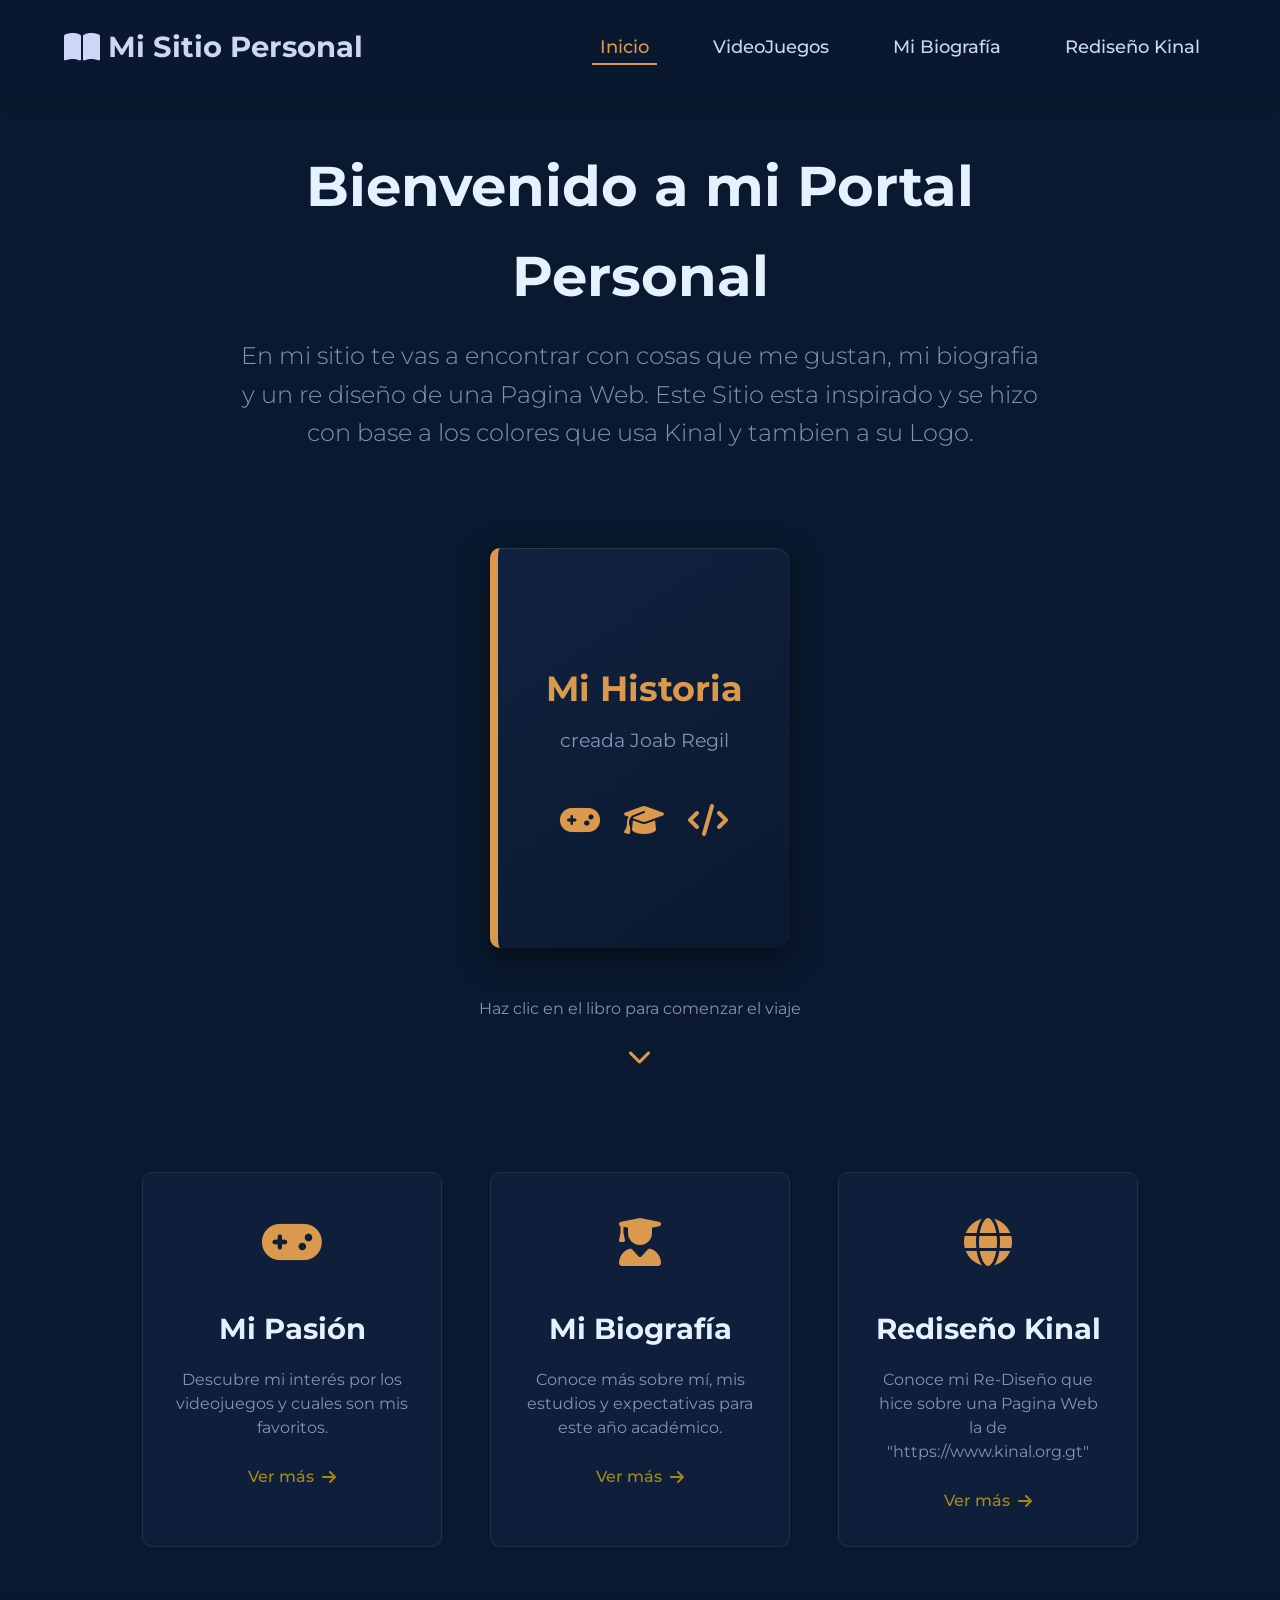
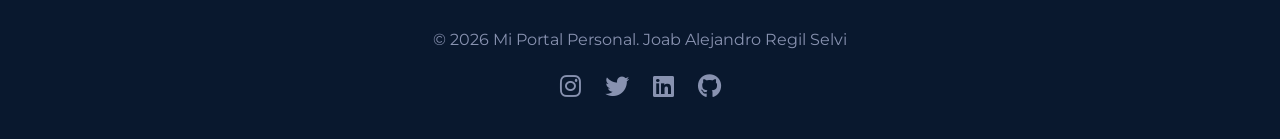
<file: index.html>
<!DOCTYPE html>
<html lang="es">
<head>
    <meta charset="UTF-8">
    <meta name="viewport" content="width=device-width, initial-scale=1.0">
    <title>Mi Portal Personal | SitioWeb</title>
    <link rel="stylesheet" href="../CSS/estilos-principal.css">
    <link rel="preconnect" href="https://fonts.googleapis.com">
    <link rel="preconnect" href="https://fonts.gstatic.com" crossorigin>
    <link href="https://fonts.googleapis.com/css2?family=Montserrat:wght@300;400;500;600;700&display=swap" rel="stylesheet">
    <link rel="stylesheet" href="https://cdnjs.cloudflare.com/ajax/libs/font-awesome/6.4.0/css/all.min.css">
    <link rel="icon" href="../IMG/LogoKinal.png" type="image/png">
</head>
<body>
    <div class="contenedor">
        <div class="video-fondo">
            <video autoplay muted loop id="video-bg">
                <source src="../IMG/video.mp4" type="video/mp4">
                Tu navegador no soporta videos HTML5.
            </video>
            <div class="overlay-video"></div>
        </div>
        
        <header class="encabezado">
            <div class="logo">
                <i class="fas fa-book-open"></i>
                <span>Mi Sitio Personal</span>
            </div>

            <nav class="navegacion">
                <ul>
                    <li><a href="../HTML/index.html" class="activo">Inicio</a></li>
                    <li><a href="../HTML/videojuegos.html">VideoJuegos</a></li>
                    <li><a href="../HTML/biografia.html">Mi Biografía</a></li>
                    <li><a href="../HTML/Re-DiseñoKinal.html">Rediseño Kinal</a></li>
                </ul>
            </nav>
            <button class="menu-movil">
                <i class="fas fa-bars"></i>
            </button>
        </header>

        <main class="contenido-principal">
            <div class="texto-bienvenida">
                <h1 class="titulo animacion-titulo">Bienvenido a mi Portal Personal</h1>
                <p class="subtitulo animacion-subtitulo">En mi sitio te vas a encontrar con cosas que me gustan, mi biografia y un re diseño de una Pagina Web. 
                    Este Sitio esta inspirado y se hizo con base a los colores que usa Kinal y tambien a su Logo. </p>
            </div>
            
            <div class="contenedor-libro">
                <div class="libro animacion-libro">
                    <div class="portada-libro">
                        <div class="titulo-libro">Mi Historia</div>
                        <div class="autor-libro">creada Joab Regil</div>
                        <div class="decoracion-libro">
                            <i class="fas fa-gamepad"></i>
                            <i class="fas fa-graduation-cap"></i>
                            <i class="fas fa-code"></i>
                        </div>
                    </div>
                    <a href="../HTML/videojuegos.html" class="boton-libro">
                        <span class="texto-boton">Abrir Mi Libro</span>
                        <i class="fas fa-arrow-right"></i>
                    </a>
                </div>
                
                <div class="instrucciones">
                    <p>Haz clic en el libro para comenzar el viaje</p>
                    <div class="flecha-animada">
                        <i class="fas fa-chevron-down"></i>
                    </div>
                </div>
            </div>
            
            <div class="tarjetas-enlaces">
                <div class="tarjeta animacion-tarjeta">
                    <div class="icono-tarjeta">
                        <i class="fas fa-gamepad"></i>
                    </div>
                    <h3>Mi Pasión</h3>
                    <p>Descubre mi interés por los videojuegos y cuales son mis favoritos.</p>
                    <a href="../HTML/videojuegos.html" class="enlace-tarjeta">Ver más <i class="fas fa-arrow-right"></i></a>
                </div>
                
                <div class="tarjeta animacion-tarjeta">
                    <div class="icono-tarjeta">
                        <i class="fas fa-user-graduate"></i>
                    </div>
                    <h3>Mi Biografía</h3>
                    <p>Conoce más sobre mí, mis estudios y expectativas para este año académico.</p>
                    <a href="../HTML/biografia.html" class="enlace-tarjeta">Ver más <i class="fas fa-arrow-right"></i></a>
                </div>
                <div class="tarjeta animacion-tarjeta">
                    <div class="icono-tarjeta">
                        <i class="fas fa-globe"></i>
                    </div>
                    <h3>Rediseño Kinal</h3>
                    <p>Conoce mi Re-Diseño que hice sobre una Pagina Web la de "https://www.kinal.org.gt"</p>
                    <a href="../HTML/Re-DiseñoKinal.html" class="enlace-tarjeta">Ver más <i class="fas fa-arrow-right"></i></a>
                </div>
            </div>
        </main>

        <footer class="pie-pagina">
            <p>&copy; 2026 Mi Portal Personal. Joab Alejandro Regil Selvi</p>
            <div class="redes-sociales">
                <a href="#"><i class="fab fa-instagram"></i></a>
                <a href="#"><i class="fab fa-twitter"></i></a>
                <a href="#"><i class="fab fa-linkedin"></i></a>
                <a href="https://github.com/jregil-2021564/SitioWeb_Proyecto/tree/main"><i class="fab fa-github"></i></a>
            </div>
        </footer>
    </div>
    
    <script src="../JS/script.js"></script>
</body>
</html>
</file>
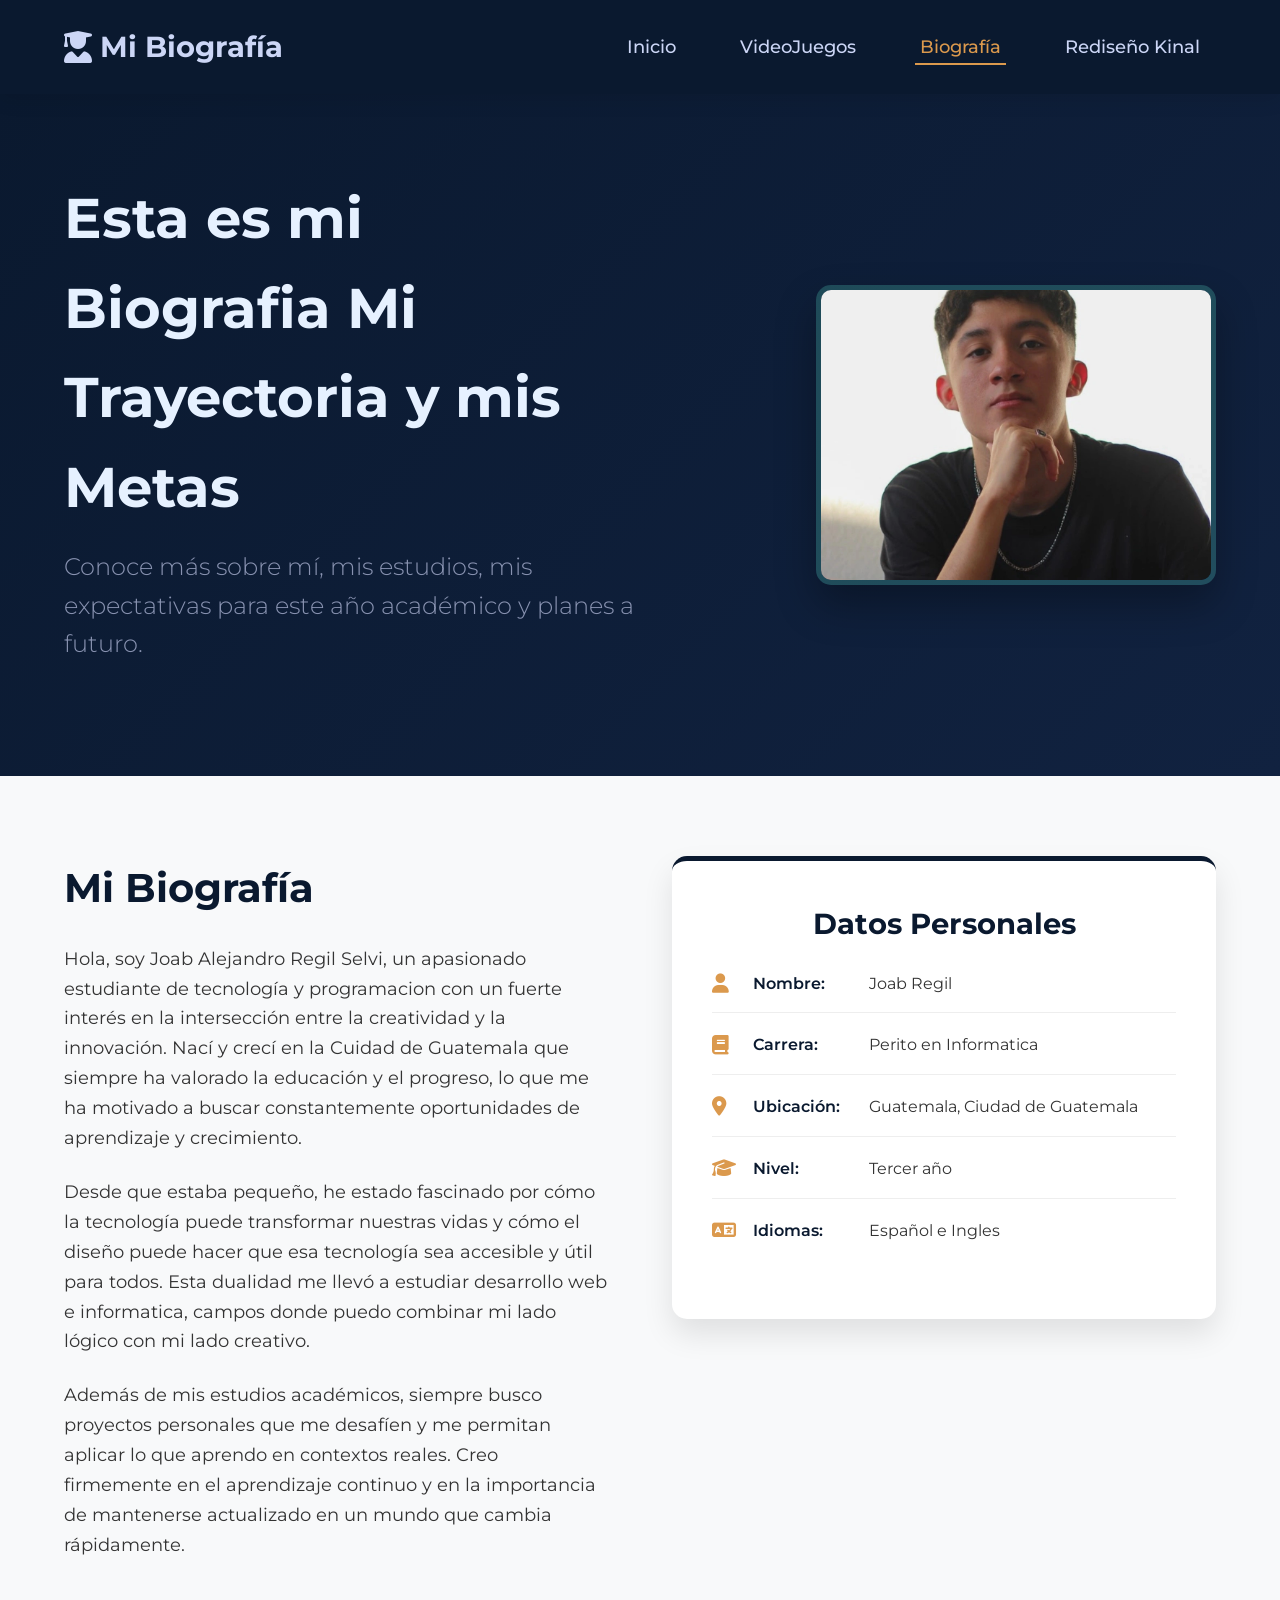
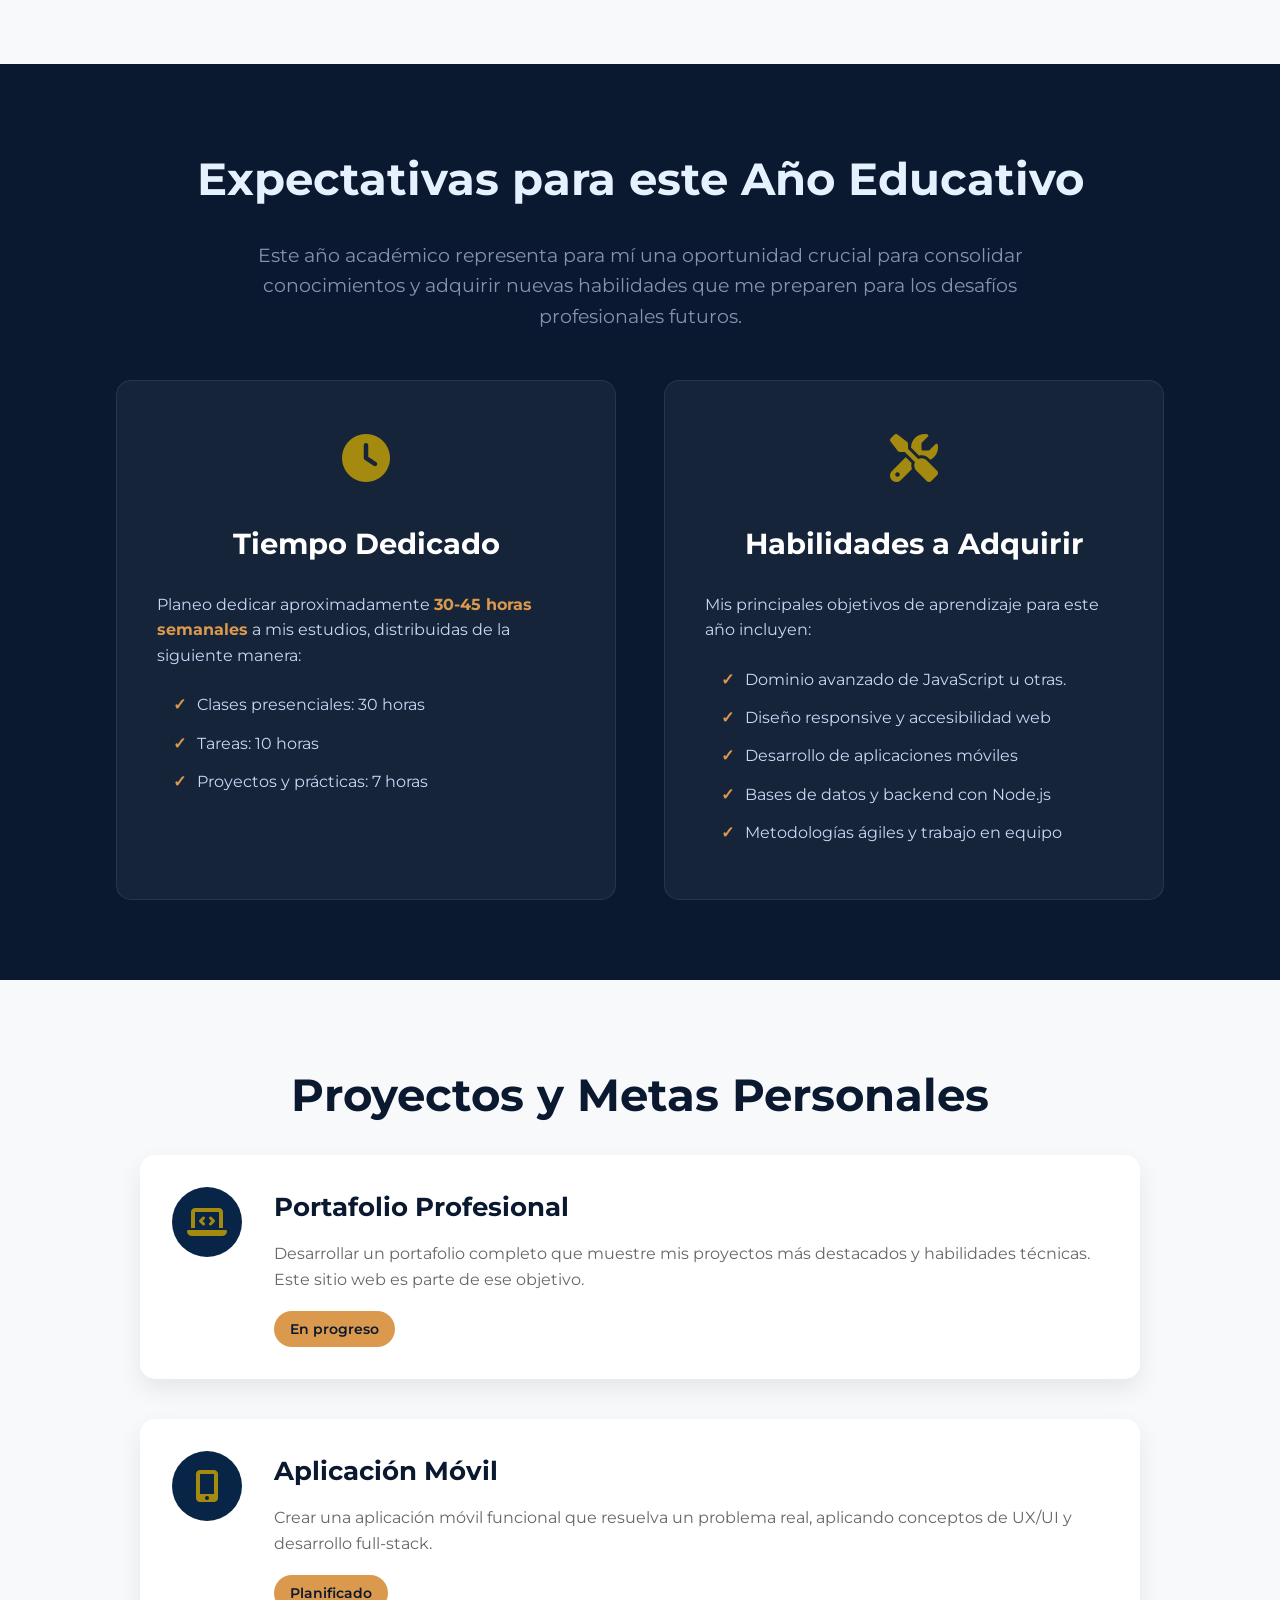
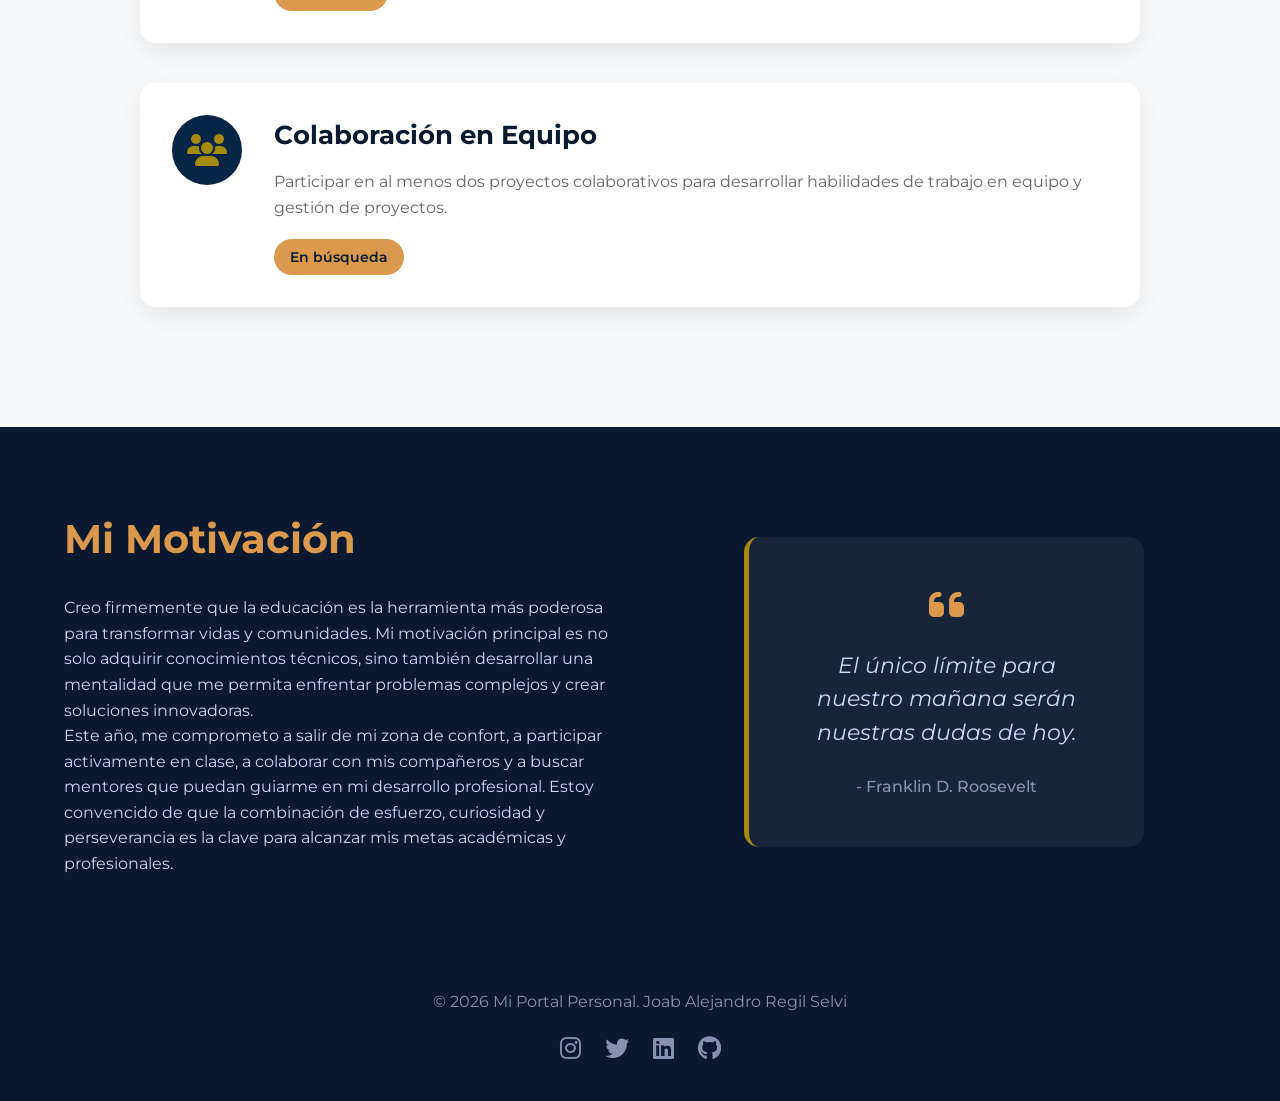
<file: HTML/biografia.html>
<!DOCTYPE html>
<html lang="en">
<head>
    <meta charset="UTF-8">
    <meta name="viewport" content="width=device-width, initial-scale=1.0">
    <title>Mi Biografia | SitioWeb</title>
    <link rel="stylesheet" href="../CSS/estilos-biografia.css">
    <link rel="preconnect" href="https://fonts.googleapis.com">
    <link rel="preconnect" href="https://fonts.gstatic.com" crossorigin>
    <link href="https://fonts.googleapis.com/css2?family=Montserrat:wght@300;400;500;600;700&display=swap" rel="stylesheet">
    <link rel="stylesheet" href="https://cdnjs.cloudflare.com/ajax/libs/font-awesome/6.4.0/css/all.min.css">
    <link rel="icon" href="../IMG/LogoKinal.png" type="image/png">
</head>
<body>
    <div class="contenedor">
        <header class="encabezado">
            <div class="logo">
                <i class="fas fa-user-graduate"></i>
                <span>Mi Biografía</span>
            </div>
            <nav class="navegacion">
                <ul>
                    <li><a href="../index.html">Inicio</a></li>
                    <li><a href="../HTML/videojuegos.html">VideoJuegos</a></li>
                    <li><a href="../HTML/biografia.html" class="activo">Biografía</a></li>
                    <li><a href="../HTML/Re-DiseñoKinal.html">Rediseño Kinal</a></li>
                </ul>
            </nav>
            <button class="menu-movil">
                <i class="fas fa-bars"></i>
            </button>
        </header>

        <main class="contenido-principal">
            <section class="hero">
                <div class="contenido-hero animacion-titulo">
                    <h1 class="titulo-hero">Esta es mi Biografia Mi Trayectoria y mis Metas</h1>
                    <p class="subtitulo-hero">Conoce más sobre mí, mis estudios, mis expectativas para este año académico y planes a futuro.</p>
                </div>
                <div class="imagen-hero animacion-derecha">
                    <div class="marco-imagen-hero">
                        <img src="../IMG/ImagenBiografia.png" alt="Estudiante graduándose">
                    </div>
                </div>
            </section>

            <section class="seccion seccion-clara">
                <div class="contenedor-seccion">
                    <div class="contenido-texto animacion-izquierda">
                        <h2>Mi Biografía</h2>
                        <p>Hola, soy Joab Alejandro Regil Selvi, un apasionado estudiante de tecnología y programacion con un fuerte interés en la intersección entre la creatividad y la innovación. Nací y crecí en la Cuidad de Guatemala que siempre ha valorado la educación y el progreso, lo que me ha motivado a buscar constantemente oportunidades de aprendizaje y crecimiento.</p>
                        <p>Desde que estaba pequeño, he estado fascinado por cómo la tecnología puede transformar nuestras vidas y cómo el diseño puede hacer que esa tecnología sea accesible y útil para todos. Esta dualidad me llevó a estudiar desarrollo web e informatica, campos donde puedo combinar mi lado lógico con mi lado creativo.</p>
                        <p>Además de mis estudios académicos, siempre busco proyectos personales que me desafíen y me permitan aplicar lo que aprendo en contextos reales. Creo firmemente en el aprendizaje continuo y en la importancia de mantenerse actualizado en un mundo que cambia rápidamente.</p>
                    </div>
                    <div class="contenido-imagen animacion-derecha">
                        <div class="tarjeta-datos">
                            <h3>Datos Personales</h3>
                            <ul class="lista-datos">
                                <li><i class="fas fa-user"></i> <span>Nombre:</span> Joab Regil</li>
                                <li><i class="fas fa-book"></i> <span>Carrera:</span> Perito en Informatica</li>
                                <li><i class="fas fa-map-marker-alt"></i> <span>Ubicación:</span> Guatemala, Ciudad de Guatemala</li>
                                <li><i class="fas fa-graduation-cap"></i> <span>Nivel:</span> Tercer año</li>
                                <li><i class="fas fa-language"></i> <span>Idiomas:</span> Español e Ingles</li>
                            </ul>
                        </div>
                    </div>
                </div>
            </section>
            
            <section class="seccion seccion-oscura">
                <h2 class="titulo-seccion animacion-titulo">Expectativas para este Año Educativo</h2>
                <p class="descripcion-seccion animacion-subtitulo">Este año académico representa para mí una oportunidad crucial para consolidar conocimientos y adquirir nuevas habilidades que me preparen para los desafíos profesionales futuros.</p>
                
                <div class="tarjetas-expectativas">
                    <div class="tarjeta-expectativa animacion-tarjeta">
                        <div class="icono-expectativa">
                            <i class="fas fa-clock"></i>
                        </div>
                        <h3>Tiempo Dedicado</h3>
                        <p>Planeo dedicar aproximadamente <strong>30-45 horas semanales</strong> a mis estudios, distribuidas de la siguiente manera:</p>
                        <ul class="lista-horas">
                            <li>Clases presenciales: 30 horas</li>
                            <li>Tareas: 10 horas</li>
                            <li>Proyectos y prácticas: 7 horas</li>
                        </ul>
                    </div>

                    <div class="tarjeta-expectativa animacion-tarjeta">
                        <div class="icono-expectativa">
                            <i class="fas fa-tools"></i>
                        </div>
                        <h3>Habilidades a Adquirir</h3>
                        <p>Mis principales objetivos de aprendizaje para este año incluyen:</p>
                        <ul class="lista-habilidades">
                            <li>Dominio avanzado de JavaScript u otras.</li>
                            <li>Diseño responsive y accesibilidad web</li>
                            <li>Desarrollo de aplicaciones móviles</li>
                            <li>Bases de datos y backend con Node.js</li>
                            <li>Metodologías ágiles y trabajo en equipo</li>
                        </ul>
                    </div>
                </div>
            </section>
            
            <section class="seccion seccion-clara">
                <h2 class="titulo-seccion animacion-titulo">Proyectos y Metas Personales</h2>
                <div class="contenedor-proyectos">
                    <div class="proyecto animacion-proyecto">
                        <div class="icono-proyecto">
                            <i class="fas fa-laptop-code"></i>
                        </div>
                        <div class="contenido-proyecto">
                            <h3>Portafolio Profesional</h3>
                            <p>Desarrollar un portafolio completo que muestre mis proyectos más destacados y habilidades técnicas. Este sitio web es parte de ese objetivo.</p>
                            <div class="estado-proyecto">
                                <span class="badge">En progreso</span>
                            </div>
                        </div>
                    </div>
                    
                    <div class="proyecto animacion-proyecto">
                        <div class="icono-proyecto">
                            <i class="fas fa-mobile-alt"></i>
                        </div>
                        <div class="contenido-proyecto">
                            <h3>Aplicación Móvil</h3>
                            <p>Crear una aplicación móvil funcional que resuelva un problema real, aplicando conceptos de UX/UI y desarrollo full-stack.</p>
                            <div class="estado-proyecto">
                                <span class="badge">Planificado</span>
                            </div>
                        </div>
                    </div>
                    
                    <div class="proyecto animacion-proyecto">
                        <div class="icono-proyecto">
                            <i class="fas fa-users"></i>
                        </div>
                        <div class="contenido-proyecto">
                            <h3>Colaboración en Equipo</h3>
                            <p>Participar en al menos dos proyectos colaborativos para desarrollar habilidades de trabajo en equipo y gestión de proyectos.</p>
                            <div class="estado-proyecto">
                                <span class="badge">En búsqueda</span>
                            </div>
                        </div>
                    </div>
                </div>
            </section>
            
            <section class="seccion seccion-oscura">
                <div class="contenedor-motivacion">
                    <div class="contenido-motivacion animacion-izquierda">
                        <h2>Mi Motivación</h2>
                        <p>Creo firmemente que la educación es la herramienta más poderosa para transformar vidas y comunidades. Mi motivación principal es no solo adquirir conocimientos técnicos, sino también desarrollar una mentalidad que me permita enfrentar problemas complejos y crear soluciones innovadoras.</p>
                        <p>Este año, me comprometo a salir de mi zona de confort, a participar activamente en clase, a colaborar con mis compañeros y a buscar mentores que puedan guiarme en mi desarrollo profesional. Estoy convencido de que la combinación de esfuerzo, curiosidad y perseverancia es la clave para alcanzar mis metas académicas y profesionales.</p>
                    </div>
                    <div class="imagen-motivacion animacion-derecha">
                        <div class="cita-inspiradora">
                            <i class="fas fa-quote-left"></i>
                            <p class="texto-cita">El único límite para nuestro mañana serán nuestras dudas de hoy.</p>
                            <p class="autor-cita">- Franklin D. Roosevelt</p>
                        </div>
                    </div>
                </div>
            </section>
        </main>

        <footer class="pie-pagina">
            <p>&copy; 2026 Mi Portal Personal. Joab Alejandro Regil Selvi</p>
            <div class="redes-sociales">
                <a href="#"><i class="fab fa-instagram"></i></a>
                <a href="#"><i class="fab fa-twitter"></i></a>
                <a href="#"><i class="fab fa-linkedin"></i></a>
                <a href="https://github.com/jregil-2021564/SitioWeb_Proyecto/tree/main"><i class="fab fa-github"></i></a>
            </div>
        </footer>
    </div>
    
    <script src="../JS/script.js"></script>

</body>
</html>
</file>
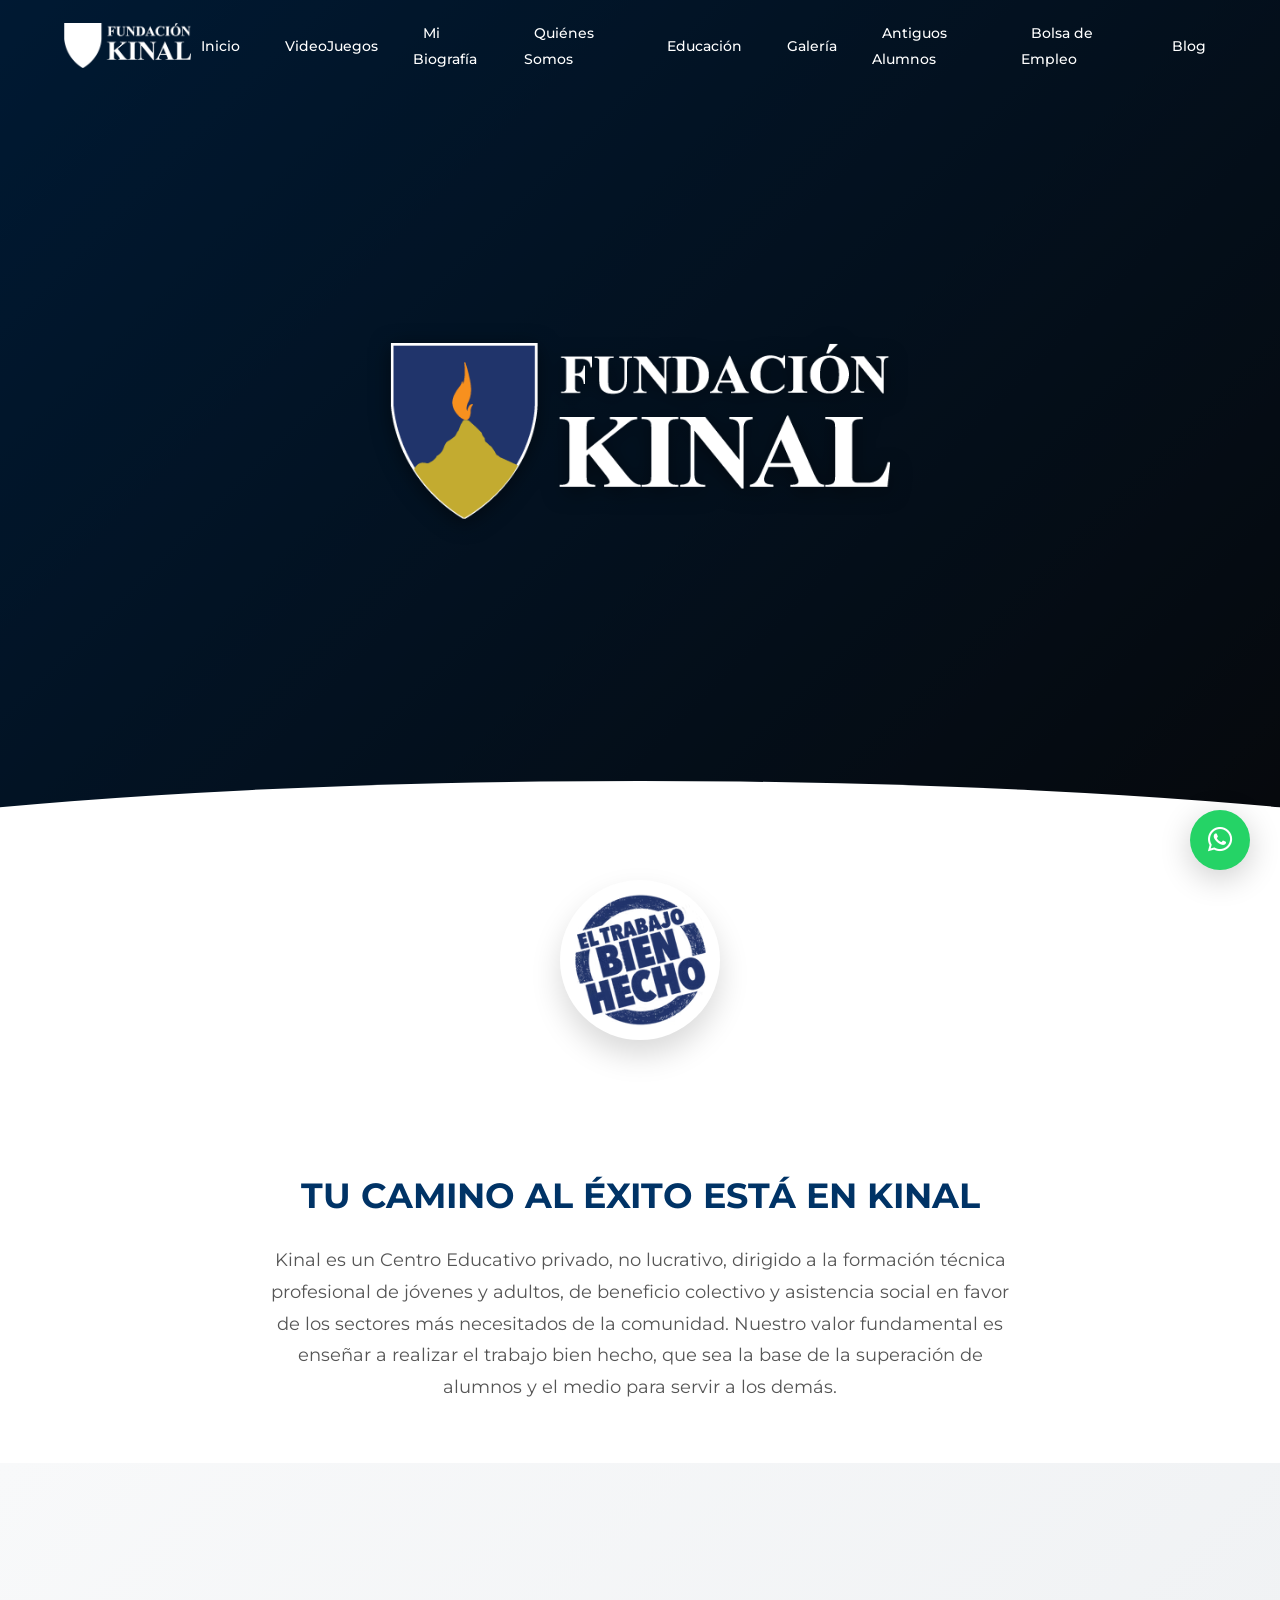
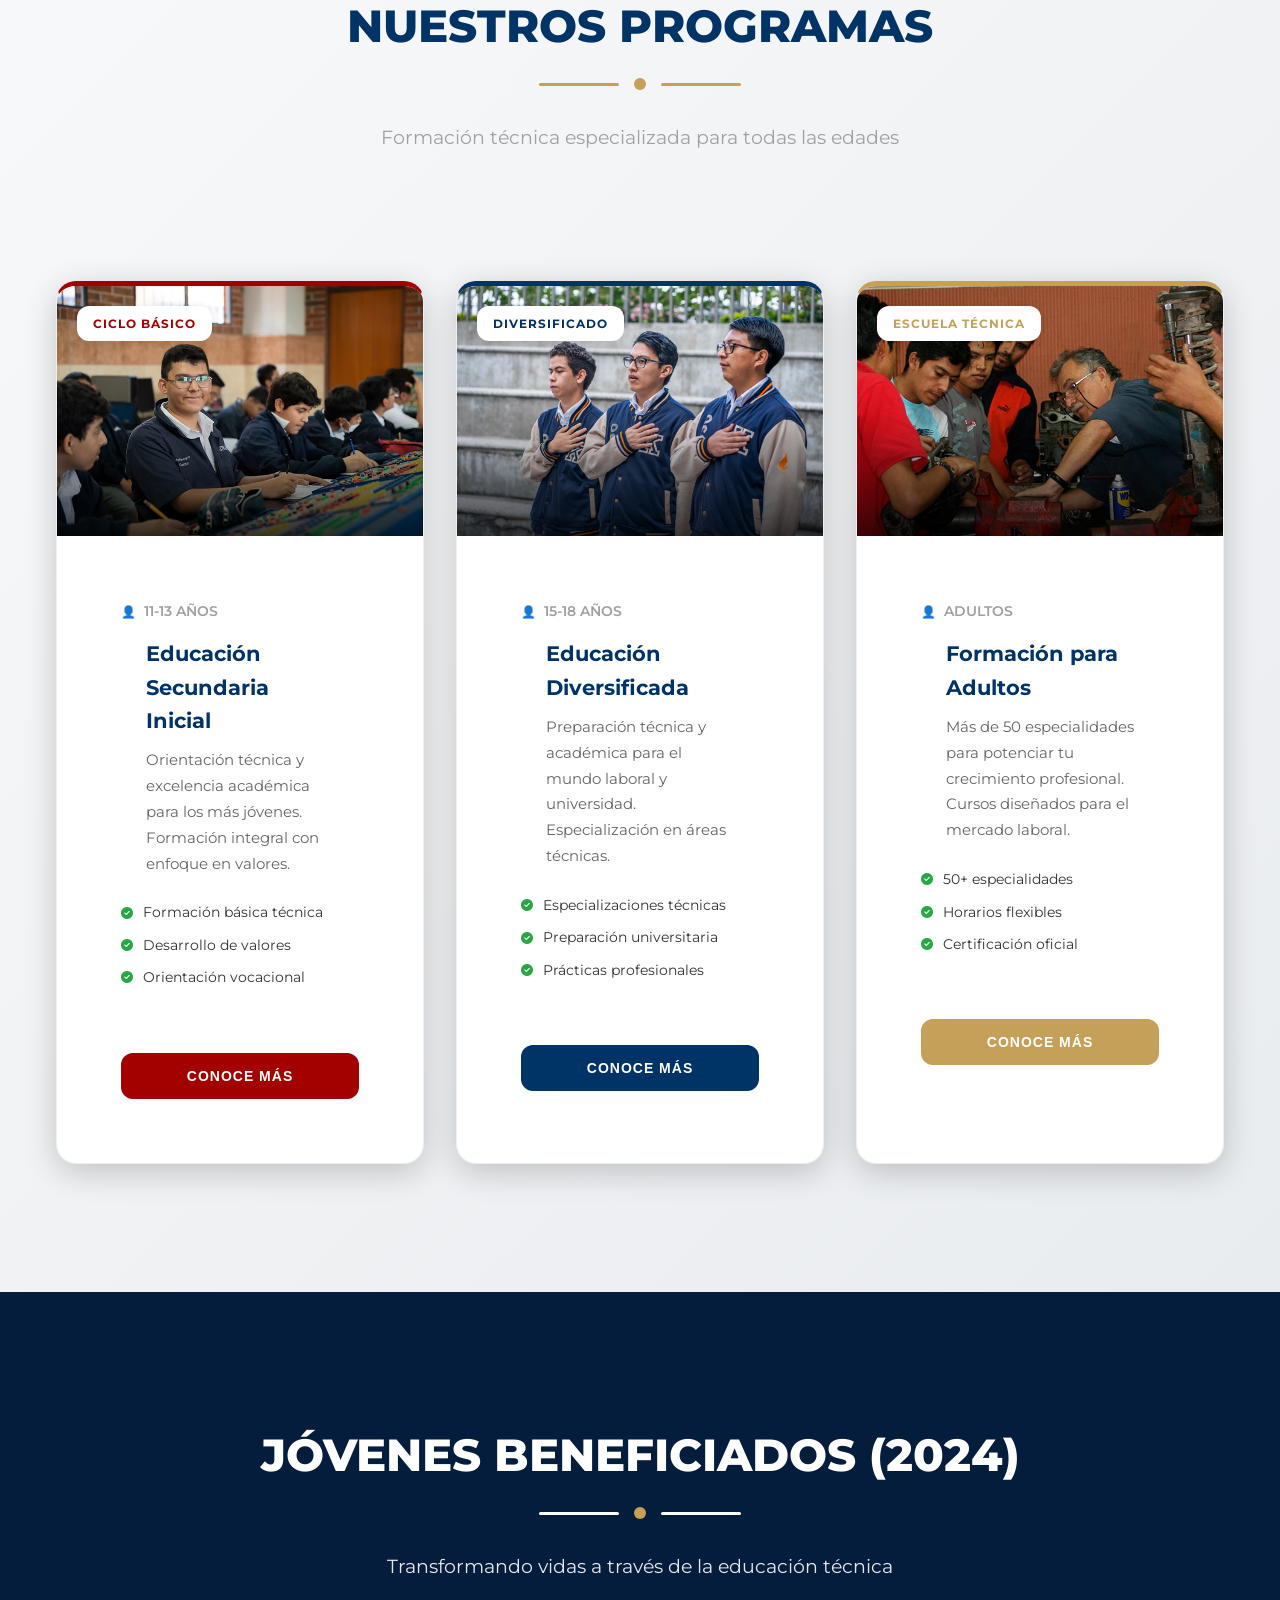
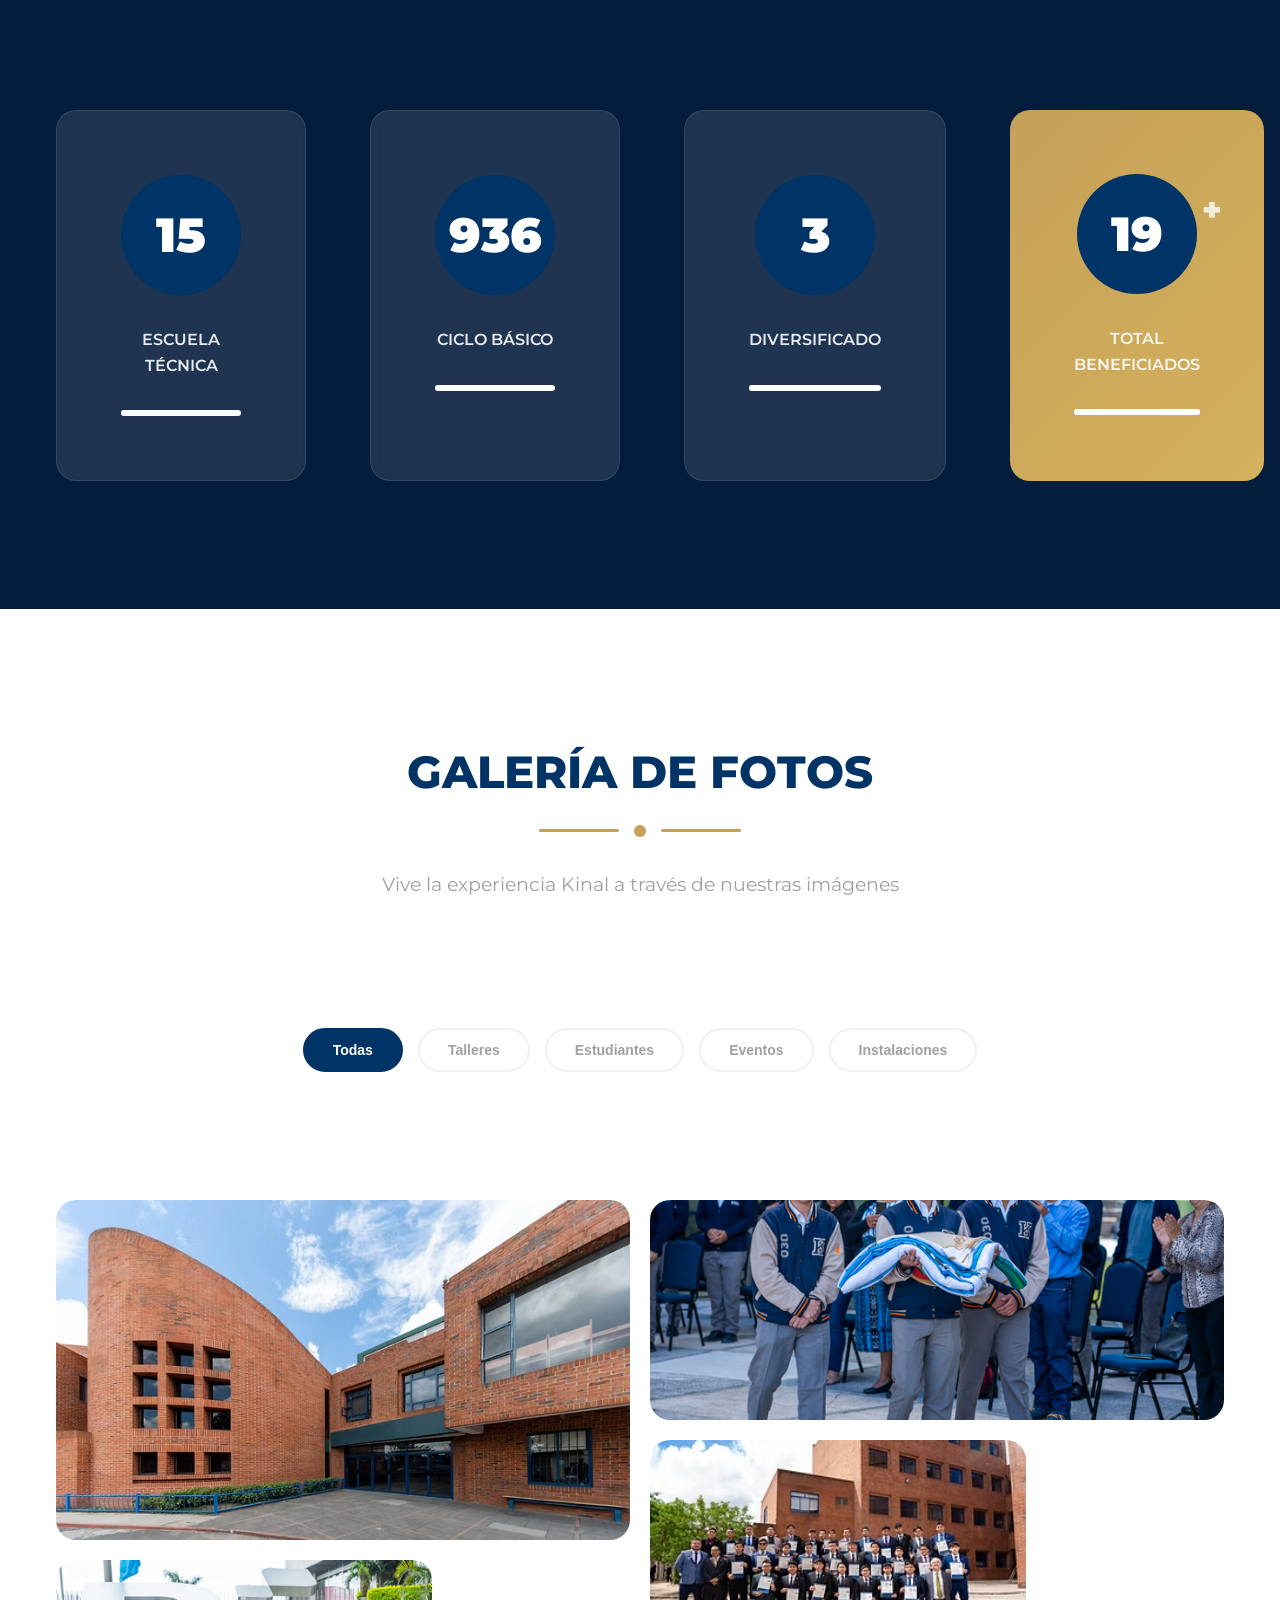
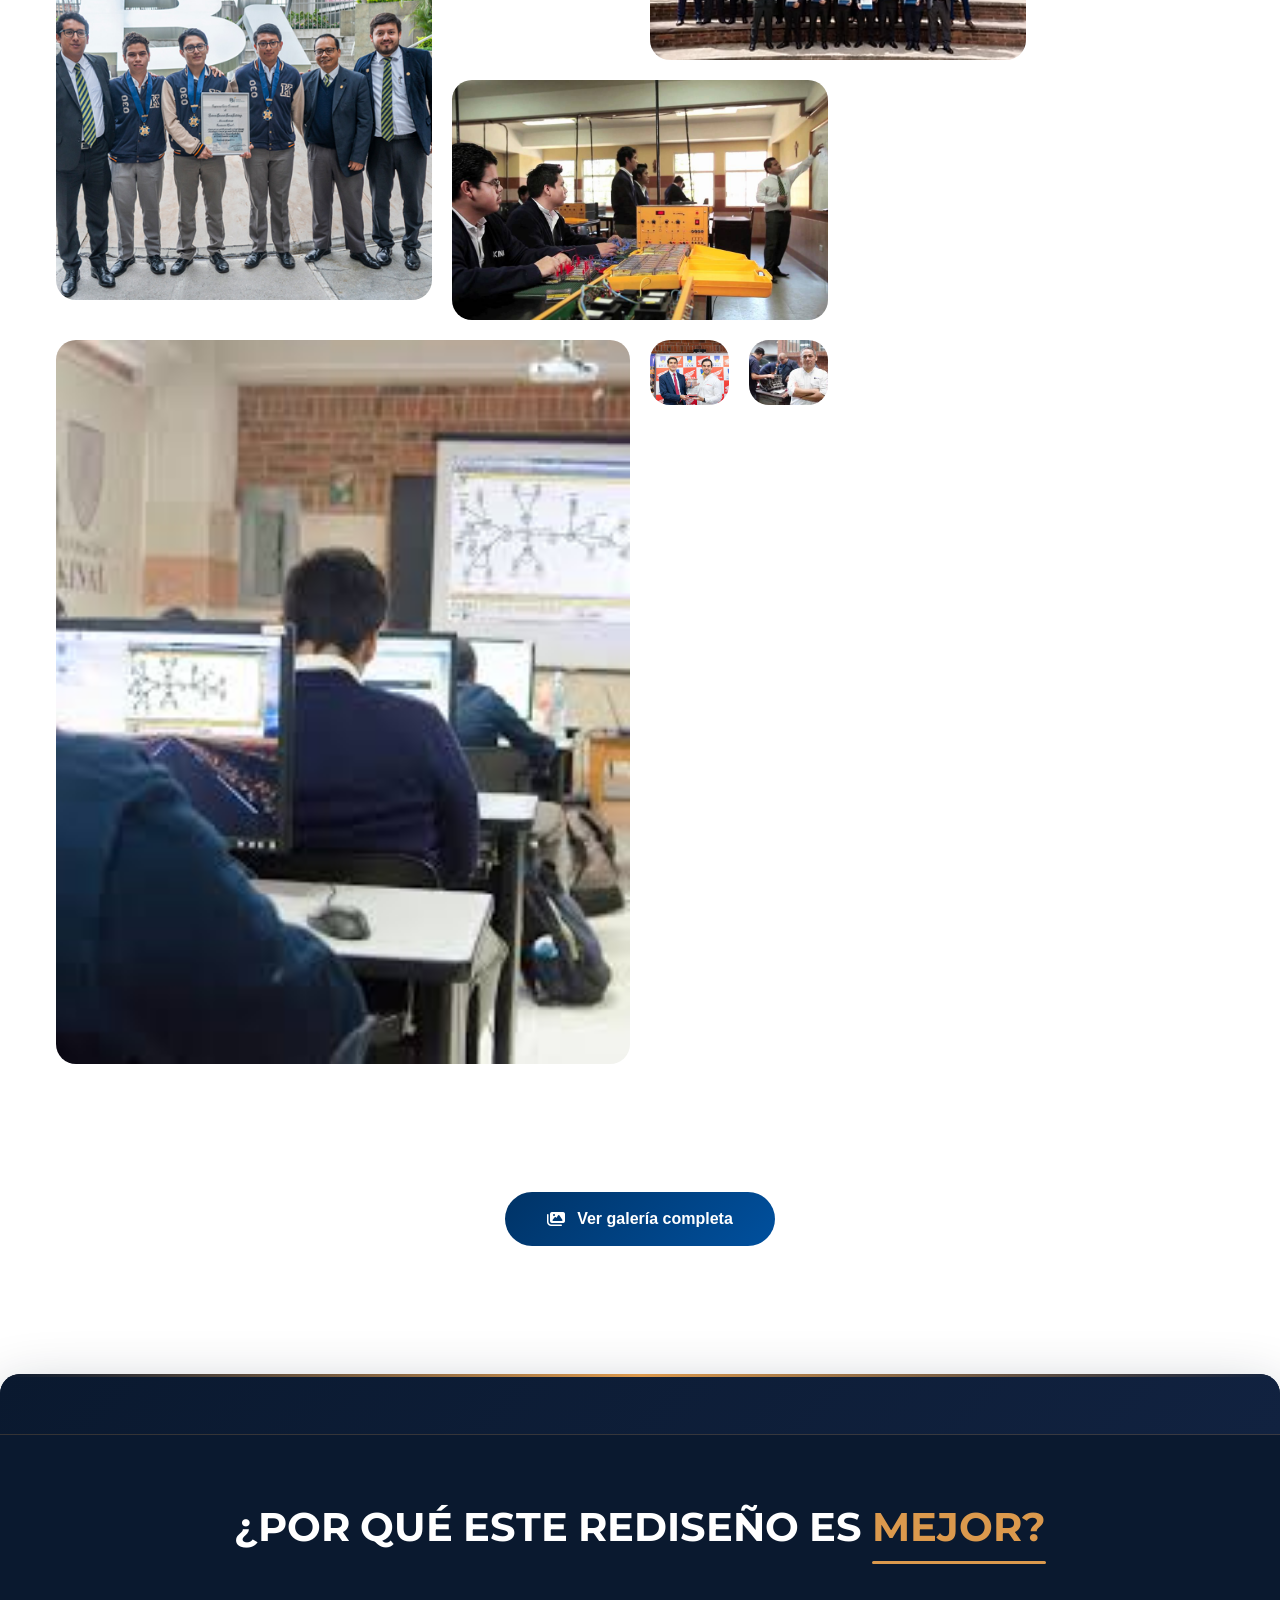
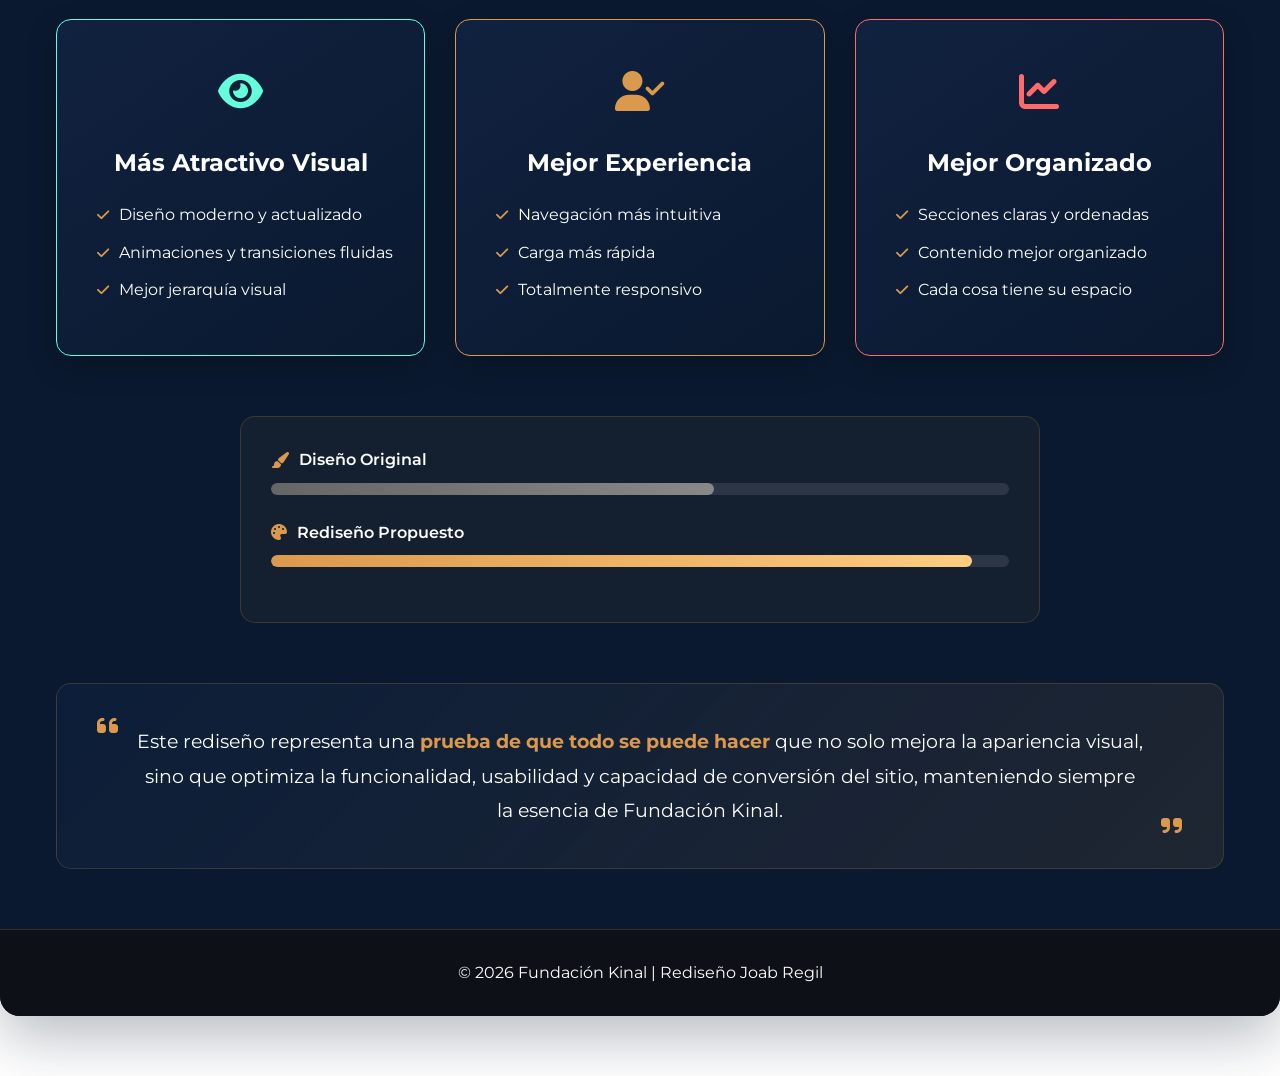
<file: HTML/Re-DiseñoKinal.html>
<!DOCTYPE html>
<html lang="es">
<head>
    <meta charset="UTF-8">
    <meta name="viewport" content="width=device-width, initial-scale=1.0">
    <title>Fundación Kinal | Educación Técnica Profesional</title>
    <link rel="stylesheet" href="../CSS/estilos-ReDiseño.css">
    <link href="https://fonts.googleapis.com/css2?family=Montserrat:wght@300;400;500;600;700&display=swap" rel="stylesheet">
    <link rel="stylesheet" href="https://cdnjs.cloudflare.com/ajax/libs/font-awesome/6.4.0/css/all.min.css">
    <link rel="icon" href="../IMG/LogoKinal.png" type="image/png">
</head>
<body>

    <header class="navbar">
        <div class="nav-container">
            <a href="../index.html" class="logo-link">
                <div class="logo-placeholder">
                    <img src="../IMG/imagen.png" alt="Logo Fundación Kinal" class="nav-logo-img">
                </div>
            </a>
            <button class="menu-toggle" id="menuToggle">
                <i class="fas fa-bars"></i>
            </button>
            <ul class="nav-links" id="navLinks">
                <li><a href="../index.html">Inicio</a></li>
                <li><a href="../HTML/videojuegos.html">VideoJuegos</a></li>
                <li><a href="../HTML/biografia.html">Mi Biografía</a></li>
                <li><a href="#quienes-somos">Quiénes Somos</a></li>
                <li><a href="#educacion">Educación</a></li>
                <li><a href="#galeria">Galería</a></li>
                <li><a href="#antiguos-alumnos">Antiguos Alumnos</a></li>
                <li><a href="#bolsa-empleo">Bolsa de Empleo</a></li>
                <li><a href="#blog">Blog</a></li>
            </ul>
        </div>
    </header>

    <section class="hero-video-container" id="inicio">
        <video autoplay muted loop playsinline class="bg-video">
            <source src="../IMG/WALC 2019.mp4" type="video/mp4">
            <source src="https://assets.mixkit.co/videos/preview/mixkit-group-of-students-studying-together-44447-large.mp4" type="video/mp4">
            Tu navegador no soporta videos.
        </video>
        
        <div class="video-overlay">
            <div class="hero-content">
                <img src="../IMG/imagen.png" alt="Escudo Kinal" class="floating-logo-hero">
            </div>
        </div>
        <div class="wave-shape"></div>
    </section>

    <main class="main-content">
        <div class="slogan-container">
            <img src="../IMG/imagen2.avif" alt="El trabajo bien hecho" class="slogan-badge-img">
        </div>

        <section class="intro">
            <h2>TU CAMINO AL ÉXITO ESTÁ EN KINAL</h2>
            <p class="summary">
                Kinal es un Centro Educativo privado, no lucrativo, dirigido a la formación técnica profesional de jóvenes y adultos, de beneficio colectivo y asistencia social en favor de los sectores más necesitados de la comunidad.

Nuestro valor fundamental es enseñar a realizar el trabajo bien hecho, que sea la base de la superación de alumnos y el medio para servir a los demás.
            </p>
        </section>

        <section class="programs-section" id="educacion">
            <div class="container">
                <div class="section-header">
                    <h2 class="section-title">NUESTROS PROGRAMAS</h2>
                    <div class="title-divider">
                        <div class="divider-line"></div>
                        <div class="divider-dot"></div>
                        <div class="divider-line"></div>
                    </div>
                    <p class="section-subtitle">Formación técnica especializada para todas las edades</p>
                </div>
                
                <div class="programs-grid">
                    <div class="program-card program-card-red animate-on-scroll">
                        <div class="program-image">
                            <img src="../IMG/ImagenKinal2.avif" alt="Ciclo Básico">
                            <div class="program-overlay"></div>
                            <div class="program-tag">CICLO BÁSICO</div>
                        </div>
                        <div class="program-content">
                            <div class="program-age">11-13 AÑOS</div>
                            <h3 class="program-title">Educación Secundaria Inicial</h3>
                            <p class="program-description">Orientación técnica y excelencia académica para los más jóvenes. Formación integral con enfoque en valores.</p>
                            <div class="program-features">
                                <span><i class="fas fa-check-circle"></i> Formación básica técnica</span>
                                <span><i class="fas fa-check-circle"></i> Desarrollo de valores</span>
                                <span><i class="fas fa-check-circle"></i> Orientación vocacional</span>
                            </div>
                            <button class="program-btn">CONOCE MÁS</button>
                        </div>
                    </div>
                    
                    <div class="program-card program-card-blue animate-on-scroll">
                        <div class="program-image">
                            <img src="../IMG/ImagenKinal1.jpg" alt="Diversificado">
                            <div class="program-overlay"></div>
                            <div class="program-tag">DIVERSIFICADO</div>
                        </div>
                        <div class="program-content">
                            <div class="program-age">15-18 AÑOS</div>
                            <h3 class="program-title">Educación Diversificada</h3>
                            <p class="program-description">Preparación técnica y académica para el mundo laboral y universidad. Especialización en áreas técnicas.</p>
                            <div class="program-features">
                                <span><i class="fas fa-check-circle"></i> Especializaciones técnicas</span>
                                <span><i class="fas fa-check-circle"></i> Preparación universitaria</span>
                                <span><i class="fas fa-check-circle"></i> Prácticas profesionales</span>
                            </div>
                            <button class="program-btn">CONOCE MÁS</button>
                        </div>
                    </div>
                    
                    <div class="program-card program-card-gold animate-on-scroll">
                        <div class="program-image">
                            <img src="../IMG/ImagenKinal3.jpg" alt="Escuela Técnica">
                            <div class="program-overlay"></div>
                            <div class="program-tag">ESCUELA TÉCNICA</div>
                        </div>
                        <div class="program-content">
                            <div class="program-age">ADULTOS</div>
                            <h3 class="program-title">Formación para Adultos</h3>
                            <p class="program-description">Más de 50 especialidades para potenciar tu crecimiento profesional. Cursos diseñados para el mercado laboral.</p>
                            <div class="program-features">
                                <span><i class="fas fa-check-circle"></i> 50+ especialidades</span>
                                <span><i class="fas fa-check-circle"></i> Horarios flexibles</span>
                                <span><i class="fas fa-check-circle"></i> Certificación oficial</span>
                            </div>
                            <button class="program-btn">CONOCE MÁS</button>
                        </div>
                    </div>
                </div>
            </div>
        </section>

        <section class="stats-section" id="estadisticas">
            <div class="stats-bg-pattern"></div>
            <div class="container">
                <div class="section-header">
                    <h2 class="section-title white-title">JÓVENES BENEFICIADOS (2024)</h2>
                    <div class="title-divider">
                        <div class="divider-line white-line"></div>
                        <div class="divider-dot"></div>
                        <div class="divider-line white-line"></div>
                    </div>
                    <p class="section-subtitle white-subtitle">Transformando vidas a través de la educación técnica</p>
                </div>
                
                <div class="stats-grid">
                    <div class="stat-card animate-on-scroll">
                        <div class="stat-circle">
                            <div class="stat-number" data-count="25K">0</div>
                        </div>
                        <div class="stat-label">ESCUELA TÉCNICA</div>
                        <div class="stat-bar">
                            <div class="stat-progress" style="width: 78%"></div>
                        </div>
                    </div>
                    
                    <div class="stat-card animate-on-scroll">
                        <div class="stat-circle">
                            <div class="stat-number" data-count="1500">0</div>
                        </div>
                        <div class="stat-label">CICLO BÁSICO</div>
                        <div class="stat-bar">
                            <div class="stat-progress" style="width: 47%"></div>
                        </div>
                    </div>
                    
                    <div class="stat-card animate-on-scroll">
                        <div class="stat-circle">
                            <div class="stat-number" data-count="6">0</div>
                        </div>
                        <div class="stat-label">DIVERSIFICADO</div>
                        <div class="stat-bar">
                            <div class="stat-progress" style="width: 19%"></div>
                        </div>
                    </div>
                    
                    <div class="stat-card stat-card-total animate-on-scroll">
                        <div class="stat-circle">
                            <div class="stat-number" data-count="32K">0</div>
                            <div class="stat-plus">+</div>
                        </div>
                        <div class="stat-label">TOTAL BENEFICIADOS</div>
                        <div class="stat-bar">
                            <div class="stat-progress" style="width: 100%"></div>
                        </div>
                    </div>
                </div>
            </div>
        </section>

        <section class="gallery-section" id="galeria">
            <div class="container">
                <div class="section-header">
                    <h2 class="section-title">GALERÍA DE FOTOS</h2>
                    <div class="title-divider">
                        <div class="divider-line"></div>
                        <div class="divider-dot"></div>
                        <div class="divider-line"></div>
                    </div>
                    <p class="section-subtitle">Vive la experiencia Kinal a través de nuestras imágenes</p>
                </div>
                
                <div class="gallery-filter">
                    <button class="filter-btn active" data-filter="all">Todas</button>
                    <button class="filter-btn" data-filter="talleres">Talleres</button>
                    <button class="filter-btn" data-filter="estudiantes">Estudiantes</button>
                    <button class="filter-btn" data-filter="eventos">Eventos</button>
                    <button class="filter-btn" data-filter="instalaciones">Instalaciones</button>
                </div>
                
                <div class="gallery-collage">
                    <div class="gallery-item talleres animate-on-scroll" data-category="talleres">
                        <img src="../IMG/galeria1.avif" alt="Talleres">
                        <div class="gallery-overlay">
                            <div class="gallery-content">
                                <h3>Talleres Especializados</h3>
                                <p>Equipo moderno para formación práctica</p>
                            </div>
                        </div>
                    </div>
                    
                    <div class="gallery-item estudiantes animate-on-scroll" data-category="estudiantes">
                        <img src="../IMG/galeria2.jpg" alt="Estudiantes">
                        <div class="gallery-overlay">
                            <div class="gallery-content">
                                <h3>Aprendizaje Práctico</h3>
                                <p>Desarrollo de habilidades técnicas</p>
                            </div>
                        </div>
                    </div>
                    
                    <div class="gallery-item instalaciones animate-on-scroll" data-category="instalaciones">
                        <img src="../IMG/galeria3.avif" alt="Instalaciones">
                        <div class="gallery-overlay">
                            <div class="gallery-content">
                                <h3>Instalaciones Modernas</h3>
                                <p>Ambientes diseñados para el aprendizaje</p>
                            </div>
                        </div>
                    </div>
                    
                    <div class="gallery-item eventos animate-on-scroll" data-category="eventos">
                        <img src="../IMG/galeria4.jpg" alt="Eventos">
                        <div class="gallery-overlay">
                            <div class="gallery-content">
                                <h3>Eventos Estudiantiles</h3>
                                <p>Comunidad educativa activa</p>
                            </div>
                        </div>
                    </div>
                    
                    <div class="gallery-item talleres animate-on-scroll" data-category="talleres">
                        <img src="../IMG/galeria5.jpg" alt="Tecnología">
                        <div class="gallery-overlay">
                            <div class="gallery-content">
                                <h3>Tecnología Educativa</h3>
                                <p>Herramientas digitales para el aprendizaje</p>
                            </div>
                        </div>
                    </div>
                    
                    <div class="gallery-item estudiantes animate-on-scroll" data-category="estudiantes">
                        <img src="../IMG/galeria6.jpg" alt="Grupo estudio">
                        <div class="gallery-overlay">
                            <div class="gallery-content">
                                <h3>Trabajo en Equipo</h3>
                                <p>Colaboración y desarrollo grupal</p>
                            </div>
                        </div>
                    </div>

                    <div class="gallery-item estudiantes animate-on-scroll" data-category="estudiantes">
                        <img src="../IMG/galeria7.jpg" alt="Grupo estudio">
                        <div class="gallery-overlay">
                            <div class="gallery-content">
                                <h3>Trabajo en Equipo</h3>
                                <p>Colaboración y desarrollo grupal</p>
                            </div>
                        </div>
                    </div>

                    <div class="gallery-item estudiantes animate-on-scroll" data-category="estudiantes">
                        <img src="../IMG/galeria8.jpg" alt="Grupo estudio">
                        <div class="gallery-overlay">
                            <div class="gallery-content">
                                <h3>Trabajo en Equipo</h3>
                                <p>Colaboración y desarrollo grupal</p>
                            </div>
                        </div>
                    </div>
                </div>
                
                <div class="gallery-cta">
                    <button class="gallery-view-all">
                        <i class="fas fa-images"></i>
                        Ver galería completa
                    </button>
                </div>
            </div>
        </section>

    <footer class="footer-redesign">
        <div class="footer-logo-section">
            <div class="footer-logo-container">
                </div>
            </div>
        </div>

        <div class="explanation-section">
            <div class="container">
                <h2 class="explanation-title animate-text">
                    <span class="title-word">¿POR</span>
                    <span class="title-word">QUÉ</span>
                    <span class="title-word">ESTE</span>
                    <span class="title-word">REDISEÑO</span>
                    <span class="title-word">ES</span>
                    <span class="title-word gold">MEJOR?</span>
                </h2>
                
                <div class="explanation-grid">
                    <div class="explanation-card animate-card">
                        <div class="card-icon">
                            <i class="fas fa-eye"></i>
                        </div>
                        <h3>Más Atractivo Visual</h3>
                        <ul>
                            <li><i class="fas fa-check"></i> Diseño moderno y actualizado</li>
                            <li><i class="fas fa-check"></i> Animaciones y transiciones fluidas</li>
                            <li><i class="fas fa-check"></i> Mejor jerarquía visual</li>
                        </ul>
                    </div>
                    
                    <div class="explanation-card animate-card">
                        <div class="card-icon">
                            <i class="fas fa-user-check"></i>
                        </div>
                        <h3>Mejor Experiencia</h3>
                        <ul>
                            <li><i class="fas fa-check"></i> Navegación más intuitiva</li>
                            <li><i class="fas fa-check"></i> Carga más rápida</li>
                            <li><i class="fas fa-check"></i> Totalmente responsivo</li>
                        </ul>
                    </div>
                    
                    <div class="explanation-card animate-card">
                        <div class="card-icon">
                            <i class="fas fa-chart-line"></i>
                        </div>
                        <h3>Mejor Organizado</h3>
                        <ul>
                            <li><i class="fas fa-check"></i> Secciones claras y ordenadas</li>
                            <li><i class="fas fa-check"></i> Contenido mejor organizado</li>
                            <li><i class="fas fa-check"></i> Cada cosa tiene su espacio</li>
                        </ul>
                    </div>
                </div>
                
                <div class="comparison-section">
                    <div class="comparison-item">
                        <div class="comparison-label">
                            <i class="fas fa-paint-brush"></i>
                            <span>Diseño Original</span>
                        </div>
                        <div class="comparison-bar">
                            <div class="bar-fill old-design" data-width="60"></div>
                        </div>
                    </div>
                    
                    <div class="comparison-item">
                        <div class="comparison-label">
                            <i class="fas fa-palette"></i>
                            <span>Rediseño Propuesto</span>
                        </div>
                        <div class="comparison-bar">
                            <div class="bar-fill new-design" data-width="95"></div>
                        </div>
                    </div>
                </div>
                
                <div class="conclusion animate-fade">
                    <p class="conclusion-text">
                        <i class="fas fa-quote-left"></i>
                        Este rediseño representa una <strong>prueba de que todo se puede hacer</strong> que no solo mejora 
                        la apariencia visual, sino que optimiza la funcionalidad, usabilidad y capacidad 
                        de conversión del sitio, manteniendo siempre la esencia de Fundación Kinal.
                        <i class="fas fa-quote-right"></i>
                    </p>
                </div>
            </div>
        </div>
        
        <div class="footer-bottom">
            <p>© 2026 Fundación Kinal | Rediseño Joab Regil</p>
        </div>
    </footer>

    <a href="" class="whatsapp-float" target="_blank">
        <i class="fab fa-whatsapp"></i>
    </a>

    <button class="scroll-top-btn" id="scrollTopBtn">
        <i class="fas fa-chevron-up"></i>
    </button>

    <script src="../JS/diseño.js"></script>
</body>
</html>
</file>
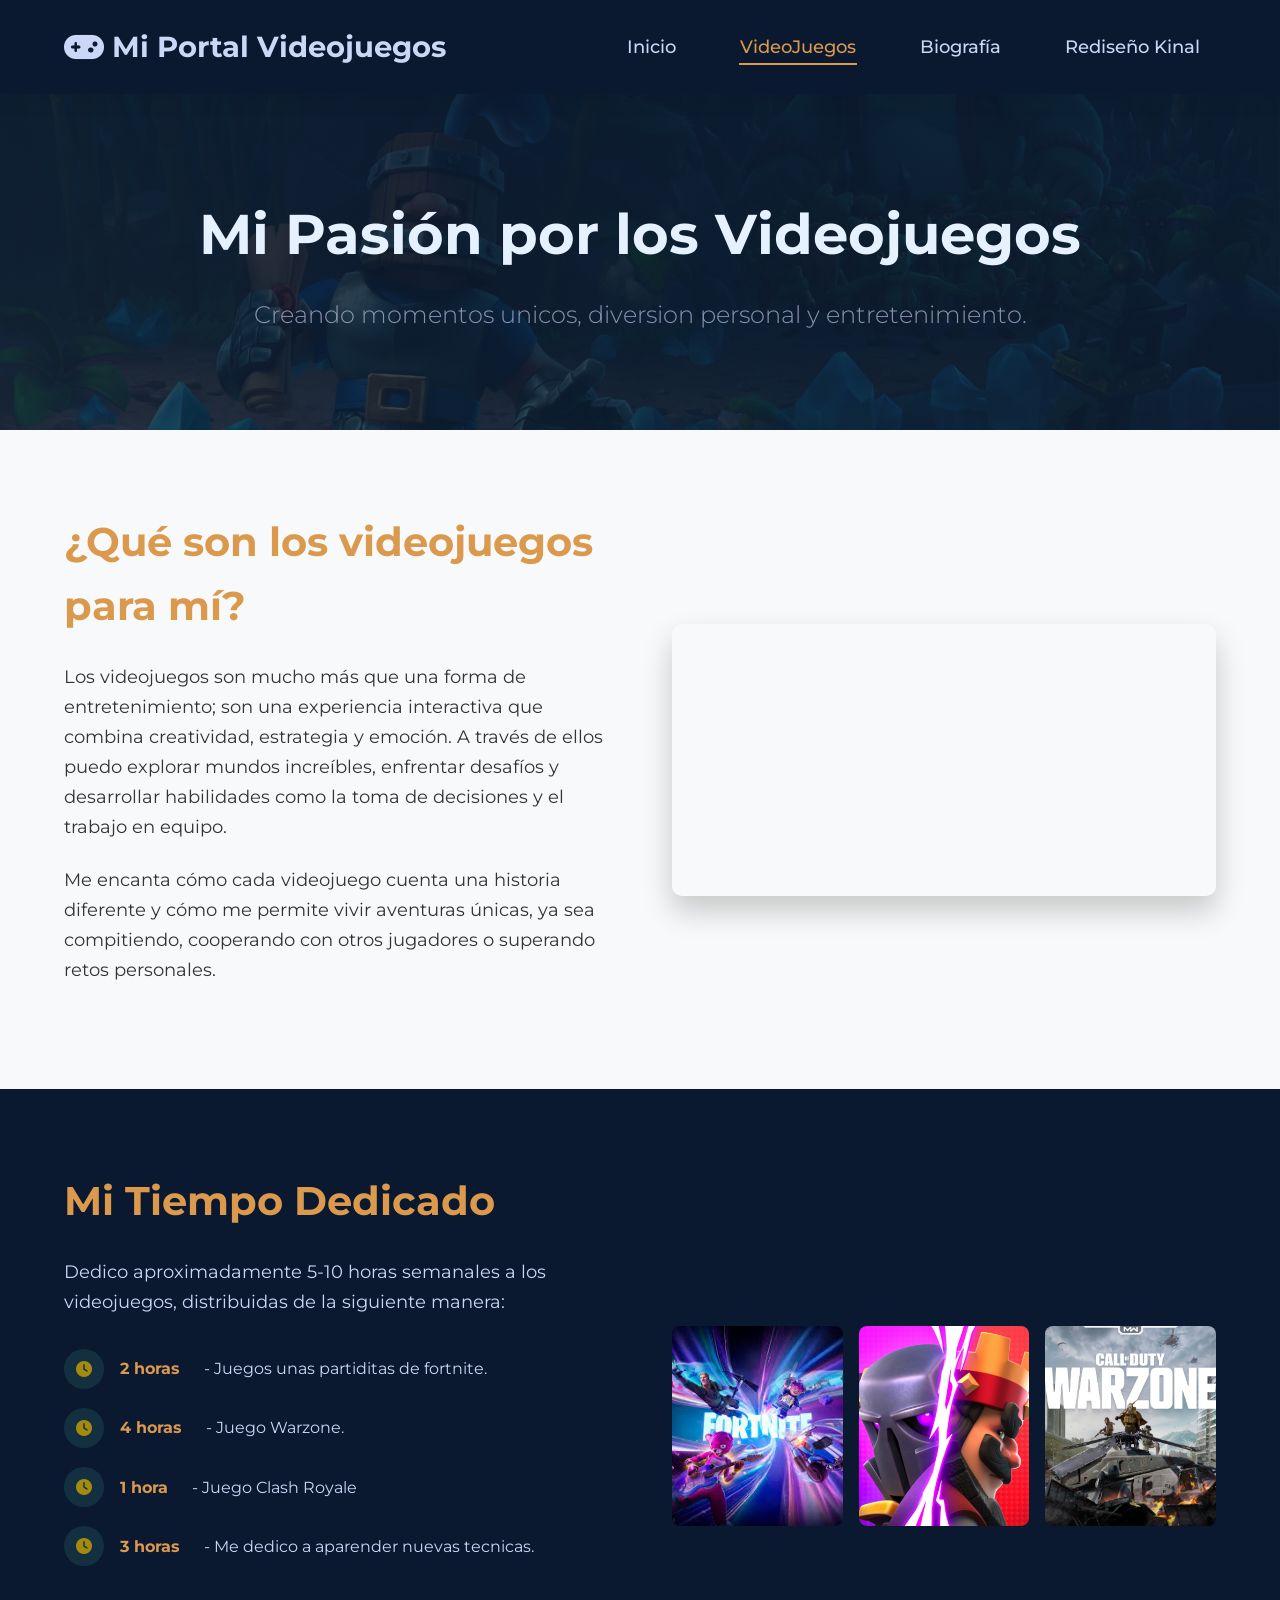
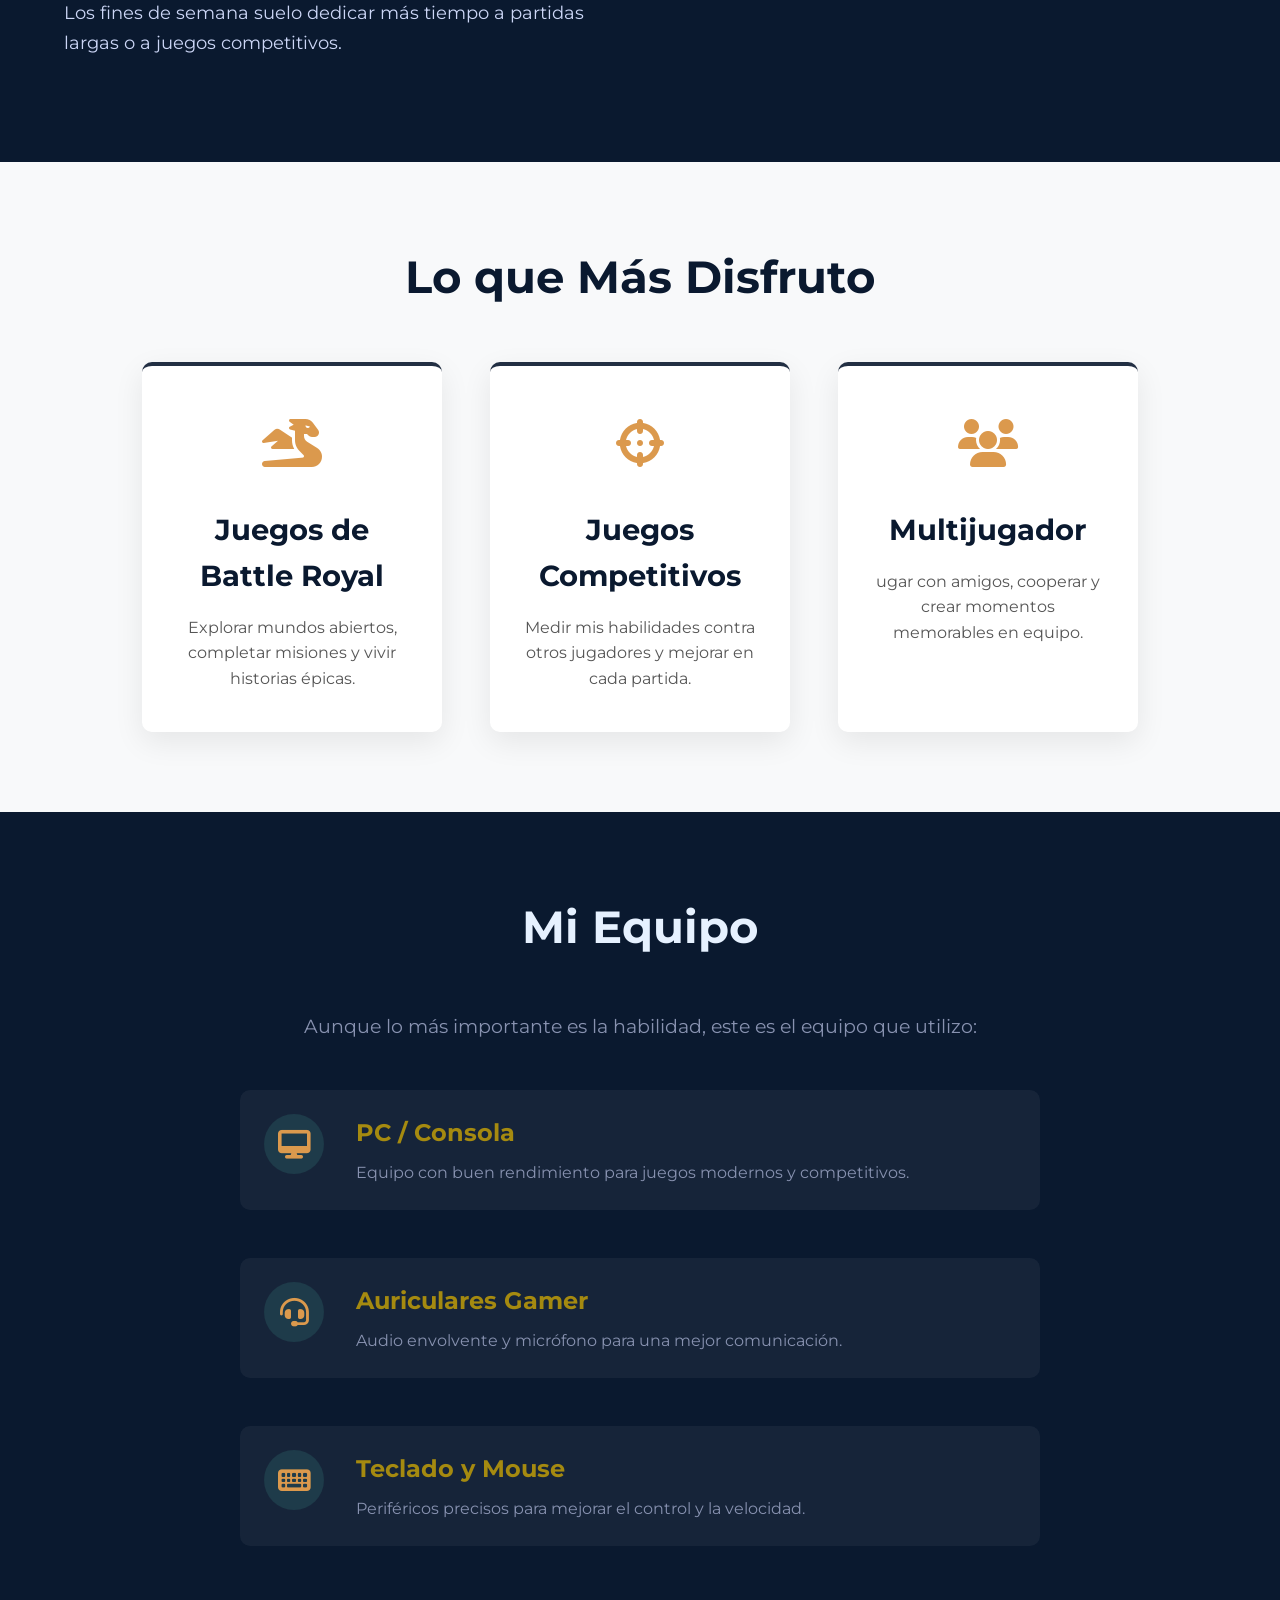
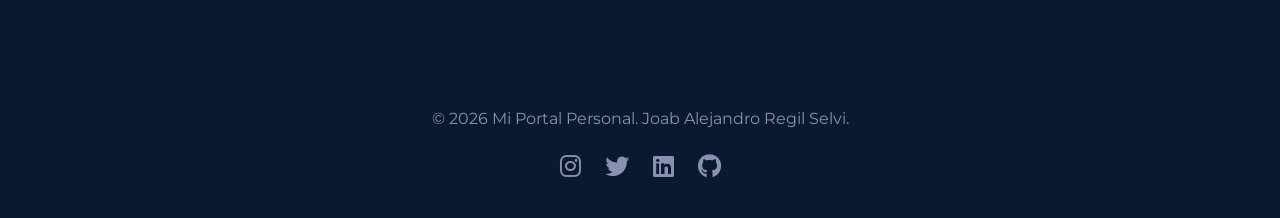
<file: HTML/videojuegos.html>
<!DOCTYPE html>
<html lang="en">
<head>
    <meta charset="UTF-8">
    <meta name="viewport" content="width=device-width, initial-scale=1.0">
    <title>Mi Portal VideoJuegos | SitioWeb</title>
    <link rel="stylesheet" href="../CSS/estilos-videojuegos.css">
    <link rel="preconnect" href="https://fonts.googleapis.com">
    <link rel="preconnect" href="https://fonts.gstatic.com" crossorigin>
    <link href="https://fonts.googleapis.com/css2?family=Montserrat:wght@300;400;500;600;700&display=swap" rel="stylesheet">
    <link rel="stylesheet" href="https://cdnjs.cloudflare.com/ajax/libs/font-awesome/6.4.0/css/all.min.css">
    <link rel="icon" href="../IMG/LogoKinal.png" type="image/png">
</head>
<body>
    <div class="contenedor">
        <header class="encabezado">
            <div class="logo">
                <i class="fas fa-gamepad"></i>
                <span>Mi Portal  Videojuegos</span>
            </div>
            <nav class="navegacion">
                <ul>
                    <li><a href="../index.html">Inicio</a></li>
                    <li><a href="../HTML/videojuegos.html" class="activo">VideoJuegos</a></li>
                    <li><a href="../HTML/biografia.html">Biografía</a></li>
                    <li><a href="../HTML/Re-DiseñoKinal.html">Rediseño Kinal</a></li>
                </ul>
            </nav>
            <button class="menu-movil">
                <i class="fas fa-bars"></i>
            </button>
        </header>

        <main class="contenido-principal">
            <div class="hero">
                <h1 class="titulo-hero animacion-titulo">Mi Pasión por los Videojuegos</h1>
                <p class="subtitulo-hero animacion-subtitulo">Creando momentos unicos, diversion personal y entretenimiento.</p>
            </div>
            
            <section class="seccion">
                <div class="contenedor-seccion">
                    <div class="contenido-texto animacion-izquierda">
                        <h2>¿Qué son los videojuegos para mí?</h2>
                        <p>Los videojuegos son mucho más que una forma de entretenimiento; son una experiencia interactiva
                        que combina creatividad, estrategia y emoción. A través de ellos puedo explorar mundos increíbles,
                        enfrentar desafíos y desarrollar habilidades como la toma de decisiones y el trabajo en equipo.</p>
                        <p> Me encanta cómo cada videojuego cuenta una historia diferente y cómo me permite vivir aventuras
                        únicas, ya sea compitiendo, cooperando con otros jugadores o superando retos personales.</p>
                    </div>
                    <div class="contenido-imagen animacion-derecha">
                        <div class="marco-imagen">
                            <video class="imagen-destacada" autoplay loop muted playsinline>
                                <source src="../IMG/videowarzone.mp4" type="video/mp4">
                    </video>

                        </div>
                    </div>
                </div>
            </section>
            
            <section class="seccion seccion-oscura">
                <div class="contenedor-seccion inverso">
                    <div class="contenido-imagen animacion-izquierda">
                        <div class="galeria">
                            <div class="imagen-galeria">
                                <img src="../IMG/imagenfortnite.jpg" alt="Paisaje montañoso">
                            </div>
                            <div class="imagen-galeria">
                                <img src="../IMG/imagenclashroyale.png" alt="Retrato callejero">
                            </div>
                            <div class="imagen-galeria">
                                <img src="../IMG/imagenwarzone.jpg" alt="Fotografía urbana">
                            </div>
                        </div>
                    </div>
                    <div class="contenido-texto animacion-derecha">
                        <h2>Mi Tiempo Dedicado</h2>
                        <p>Dedico aproximadamente 5-10 horas semanales a los videojuegos, distribuidas de la siguiente manera:</p>
                        <ul class="lista-tiempo">
                            <li><span class="icono-lista"><i class="fas fa-clock"></i></span> <strong>2 horas</strong> - Juegos unas partiditas de fortnite.</li>
                            <li><span class="icono-lista"><i class="fas fa-clock"></i></span> <strong>4 horas</strong> - Juego Warzone.</li>
                            <li><span class="icono-lista"><i class="fas fa-clock"></i></span> <strong>1 hora</strong> - Juego Clash Royale</li>
                            <li><span class="icono-lista"><i class="fas fa-clock"></i></span> <strong>3 horas</strong> - Me dedico a aparender nuevas tecnicas.</li>
                        </ul>
                        <p>  Los fines de semana suelo dedicar más tiempo a partidas largas o a juegos competitivos.</p>
                    </div>
                </div>
            </section>
            
            <section class="seccion">
                <h2 class="titulo-seccion animacion-titulo">Lo que Más Disfruto</h2>
                <div class="tarjetas-intereses">
                    <div class="tarjeta-interes animacion-tarjeta">
                        <div class="icono-interes">
                            <i class="fas fa-dragon"></i>
                        </div>
                        <h3>Juegos de Battle Royal</h3>
                        <p>Explorar mundos abiertos, completar misiones y vivir historias épicas.</p>
                    </div>
                    
                    <div class="tarjeta-interes animacion-tarjeta">
                        <div class="icono-interes">
                            <i class="fas fa-crosshairs"></i>
                        </div>
                        <h3>Juegos Competitivos</h3>
                        <p>Medir mis habilidades contra otros jugadores y mejorar en cada partida.</p>
                    </div>
                    
                    <div class="tarjeta-interes animacion-tarjeta">
                        <div class="icono-interes">
                            <i class="fas fa-users"></i>
                        </div>
                        <h3>Multijugador</h3>
                        <p>ugar con amigos, cooperar y crear momentos memorables en equipo.</p>
                    </div>
                </div>
            </section>
            
            <section class="seccion seccion-oscura">
                <div class="contenedor-equipo">
                    <h2 class="titulo-seccion animacion-titulo">Mi Equipo</h2>
                    <p class="descripcion-equipo animacion-subtitulo">Aunque lo más importante es la habilidad, este es el equipo que utilizo:</p>
                    
                    <div class="lista-equipo">
                        <div class="item-equipo animacion-item">
                            <div class="icono-equipo">
                                <i class="fas fa-desktop"></i>
                            </div>
                            <div class="texto-equipo">
                                <h3>PC / Consola</h3>
                                <p>Equipo con buen rendimiento para juegos modernos y competitivos.</p>
                            </div>
                        </div>
                        
                        <div class="item-equipo animacion-item">
                            <div class="icono-equipo">
                                <i class="fas fa-headset"></i>
                            </div>
                            <div class="texto-equipo">
                                <h3>Auriculares Gamer</h3>
                                <p>Audio envolvente y micrófono para una mejor comunicación.</p>
                            </div>
                        </div>
                        
                        <div class="item-equipo animacion-item">
                            <div class="icono-equipo">
                                <i class="fas fa-keyboard"></i>
                            </div>
                            <div class="texto-equipo">
                                <h3>Teclado y Mouse</h3>
                                <p>Periféricos precisos para mejorar el control y la velocidad.</p>
                            </div>
                        </div>
                    </div>
                </div>
            </section>
        </main>

        <footer class="pie-pagina">
            <p>&copy; 2026 Mi Portal Personal. Joab Alejandro Regil Selvi.</p>
            <div class="redes-sociales">
                <a href="#"><i class="fab fa-instagram"></i></a>
                <a href="#"><i class="fab fa-twitter"></i></a>
                <a href="#"><i class="fab fa-linkedin"></i></a>
                <a href="https://github.com/jregil-2021564/SitioWeb_Proyecto/tree/feature/PrimeraPagina"><i class="fab fa-github"></i></a>
            </div>
        </footer>
    </div>
    
    <script src="../JS/script.js"></script>

</body>
</html>
</file>
<file: CSS/estilos-principal.css>
* {
    margin: 0;
    padding: 0;
    box-sizing: border-box;
}

html {
    scroll-behavior: smooth;
}

body {
    font-family: 'Montserrat', sans-serif;
    line-height: 1.6;
    color: #333;
    overflow-x: hidden;
    background-color: #0a192f;
}

.contenedor {
    position: relative;
    min-height: 100vh;
    display: flex;
    flex-direction: column;
}

.video-fondo {
    position: fixed;
    top: 0;
    left: 0;
    width: 100%;
    height: 100%;
    z-index: -1;
    overflow: hidden;
}

#video-bg {
    position: absolute;
    top: 50%;
    left: 50%;
    min-width: 100%;
    min-height: 100%;
    width: auto;
    height: auto;
    transform: translate(-50%, -50%);
    object-fit: cover;
}

.overlay-video {
    position: absolute;
    top: 0;
    left: 0;
    width: 100%;
    height: 100%;
    background: rgba(10, 25, 47, 0.85);
}

.encabezado {
    display: flex;
    justify-content: space-between;
    align-items: center;
    padding: 1.5rem 5%;
    background-color: rgba(10, 25, 47, 0.9);
    backdrop-filter: blur(10px);
    position: sticky;
    top: 0;
    z-index: 100;
    box-shadow: 0 4px 20px rgba(0, 0, 0, 0.1);
}

.logo {
    display: flex;
    align-items: center;
    color: #ccd6f6;
    font-size: 1.8rem;
    font-weight: 700;
    gap: 0.5rem;
}

.logo i {
    font-size: 2rem;
}

.navegacion ul {
    display: flex;
    list-style: none;
    gap: 2rem;
}

.navegacion a {
    text-decoration: none;
    color: #ccd6f6;
    font-weight: 500;
    font-size: 1.1rem;
    padding: 0.5rem 1rem;
    border-radius: 4px;
    transition: all 0.3s ease;
    position: relative;
}

.navegacion a:hover,
.navegacion a.activo {
    color: #db994d;
}

.navegacion a::after {
    content: '';
    position: absolute;
    width: 0;
    height: 2px;
    bottom: 0;
    left: 50%;
    background-color: #db994d;
    transition: all 0.3s ease;
}

.navegacion a:hover::after,
.navegacion a.activo::after {
    width: 80%;
    left: 10%;
}

.menu-movil {
    display: none;
    background: none;
    border: none;
    color: #db994d;
    font-size: 1.8rem;
    cursor: pointer;
}

.contenido-principal {
    flex: 1;
    display: flex;
    flex-direction: column;
    align-items: center;
    padding: 3rem 5%;
    color: #ccd6f6;
}

.texto-bienvenida {
    text-align: center;
    margin-bottom: 3rem;
    max-width: 800px;
}

.titulo {
    font-size: 3.5rem;
    font-weight: 700;
    margin-bottom: 1rem;
    color: #e6f1ff;
}

.subtitulo {
    font-size: 1.5rem;
    font-weight: 300;
    color: #8892b0;
}

.animacion-titulo {
    animation: aparecer 1.5s ease-out;
}

.animacion-subtitulo {
    animation: aparecer 1.5s ease-out 0.5s both;
}

@keyframes aparecer {
    from {
        opacity: 0;
        transform: translateY(30px);
    }
    to {
        opacity: 1;
        transform: translateY(0);
    }
}

.contenedor-libro {
    display: flex;
    flex-direction: column;
    align-items: center;
    margin: 3rem 0;
}

.libro {
    position: relative;
    width: 300px;
    height: 400px;
    perspective: 1500px;
    margin-bottom: 2rem;
}

.portada-libro {
    position: absolute;
    width: 100%;
    height: 100%;
    background: linear-gradient(145deg, #112240, #0a192f);
    border-radius: 10px 15px 15px 10px;
    box-shadow: 
        0 10px 30px rgba(0, 0, 0, 0.5),
        inset 0 1px 0 rgba(255, 255, 255, 0.1);
    display: flex;
    flex-direction: column;
    justify-content: center;
    align-items: center;
    padding: 2rem;
    color: #db994d;
    border-left: 8px solid #db994d;
    transform-style: preserve-3d;
    transition: transform 0.8s cubic-bezier(0.175, 0.885, 0.32, 1.275);
    z-index: 2;
}

.libro:hover .portada-libro {
    transform: rotateY(-30deg);
}

.titulo-libro {
    font-size: 2.2rem;
    font-weight: 700;
    margin-bottom: 0.5rem;
    text-align: center;
}

.autor-libro {
    font-size: 1.2rem;
    color: #8892b0;
    margin-bottom: 2rem;
}

.decoracion-libro {
    display: flex;
    gap: 1.5rem;
    font-size: 2rem;
    margin-top: 1rem;
}

.boton-libro {
    position: absolute;
    top: 0;
    left: 0;
    width: 100%;
    height: 100%;
    display: flex;
    flex-direction: column;
    justify-content: center;
    align-items: center;
    background: rgba(12, 35, 110, 0.1);
    border-radius: 10px;
    text-decoration: none;
    color: #db994d;
    z-index: 3;
    opacity: 0;
    transition: opacity 0.3s ease;
    backdrop-filter: blur(5px);
}

.libro:hover .boton-libro {
    opacity: 1;
}

.texto-boton {
    font-size: 1.8rem;
    font-weight: 600;
    margin-bottom: 1rem;
}

.boton-libro i {
    font-size: 2.5rem;
    animation: latido 1.5s infinite ease-in-out;
}

@keyframes latido {
    0%, 100% { transform: scale(1); }
    50% { transform: scale(1.1); }
}

.animacion-libro {
    animation: flotar 3s ease-in-out infinite;
}

@keyframes flotar {
    0%, 100% { transform: translateY(0); }
    50% { transform: translateY(-15px); }
}

.instrucciones {
    text-align: center;
    color: #8892b0;
    margin-top: 1rem;
}

.flecha-animada {
    margin-top: 1rem;
    animation: moverFlecha 2s infinite;
    color: #db994d;
    font-size: 1.5rem;
}

@keyframes moverFlecha {
    0%, 100% { transform: translateY(0); opacity: 0.5; }
    50% { transform: translateY(10px); opacity: 1; }
}

.tarjetas-enlaces {
    display: flex;
    justify-content: center;
    gap: 3rem;
    margin-top: 3rem;
    flex-wrap: wrap;
}

.tarjeta {
    background: rgba(17, 34, 64, 0.7);
    border-radius: 10px;
    padding: 2rem;
    width: 300px;
    text-align: center;
    backdrop-filter: blur(10px);
    border: 1px solid rgba(100, 255, 218, 0.1);
    transition: all 0.3s ease;
}

.tarjeta:hover {
    transform: translateY(-10px);
    border-color: #db994d;
    box-shadow: 0 10px 30px #db994d(100, 255, 218, 0.2);
}

.animacion-tarjeta {
    animation: aparecer 1s ease-out 1s both;
}

.tarjeta:nth-child(2) {
    animation-delay: 1.2s;
}

.icono-tarjeta {
    font-size: 3rem;
    color: #db994d;
    margin-bottom: 1.5rem;
}

.tarjeta h3 {
    font-size: 1.8rem;
    margin-bottom: 1rem;
    color: #e6f1ff;
}

.tarjeta p {
    color: #8892b0;
    margin-bottom: 1.5rem;
    line-height: 1.5;
}

.enlace-tarjeta {
    display: inline-flex;
    align-items: center;
    gap: 0.5rem;
    text-decoration: none;
    color: #a58a10;
    font-weight: 500;
    transition: gap 0.3s ease;
}

.enlace-tarjeta:hover {
    gap: 1rem;
}

.pie-pagina {
    background-color: rgba(10, 25, 47, 0.95);
    padding: 2rem 5%;
    text-align: center;
    color: #8892b0;
    margin-top: auto;
}

.pie-pagina p {
    margin-bottom: 1rem;
}

.redes-sociales {
    display: flex;
    justify-content: center;
    gap: 1.5rem;
}

.redes-sociales a {
    color: #8892b0;
    font-size: 1.5rem;
    transition: all 0.3s ease;
}

.redes-sociales a:hover {
    color: #db994d;
    transform: translateY(-5px);
}

@media (max-width: 768px) {
    .titulo {
        font-size: 2.5rem;
    }
    
    .subtitulo {
        font-size: 1.2rem;
    }
    
    .navegacion {
        position: fixed;
        top: 70px;
        right: -100%;
        width: 80%;
        height: calc(100vh - 70px);
        background-color: rgba(10, 25, 47, 0.95);
        backdrop-filter: blur(10px);
        transition: right 0.5s ease;
        z-index: 99;
    }
    
    .navegacion.mostrar {
        right: 0;
    }
    
    .navegacion ul {
        flex-direction: column;
        padding: 2rem;
        gap: 1.5rem;
    }
    
    .menu-movil {
        display: block;
    }
    
    .libro {
        width: 250px;
        height: 350px;
    }
    
    .tarjetas-enlaces {
        flex-direction: column;
        align-items: center;
    }
}

@media (max-width: 480px) {
    .titulo {
        font-size: 2rem;
    }
    
    .libro {
        width: 220px;
        height: 320px;
    }
    
    .titulo-libro {
        font-size: 1.8rem;
    }
}
</file>
<file: CSS/estilos-biografia.css>
* {
    margin: 0;
    padding: 0;
    box-sizing: border-box;
}

body {
    font-family: 'Montserrat', sans-serif;
    line-height: 1.6;
    color: #333;
    background-color: #f8f9fa;
}

.contenedor {
    min-height: 100vh;
    display: flex;
    flex-direction: column;
}

.encabezado {
    display: flex;
    justify-content: space-between;
    align-items: center;
    padding: 1.5rem 5%;
    background-color: #0a192f;
    color: #db994d;
    position: sticky;
    top: 0;
    z-index: 100;
    box-shadow: 0 4px 20px rgba(0, 0, 0, 0.1);
}

.logo {
    display: flex;
    align-items: center;
    color: #ccd6f6;
    font-size: 1.8rem;
    font-weight: 700;
    gap: 0.5rem;
}

.logo i {
    font-size: 2rem;
}

.navegacion ul {
    display: flex;
    list-style: none;
    gap: 2rem;
}

.navegacion a {
    text-decoration: none;
    color: #ccd6f6;
    font-weight: 500;
    font-size: 1.1rem;
    padding: 0.5rem 1rem;
    border-radius: 4px;
    transition: all 0.3s ease;
    position: relative;
}

.navegacion a:hover,
.navegacion a.activo {
    color: #db994d;
}

.navegacion a::after {
    content: '';
    position: absolute;
    width: 0;
    height: 2px;
    bottom: 0;
    left: 50%;
    background-color: #db994d;
    transition: all 0.3s ease;
}

.navegacion a:hover::after,
.navegacion a.activo::after {
    width: 80%;
    left: 10%;
}

.menu-movil {
    display: none;
    background: none;
    border: none;
    color: #db994d;
    font-size: 1.8rem;
    cursor: pointer;
}

.hero {
    display: flex;
    align-items: center;
    justify-content: space-between;
    padding: 5rem 5%;
    background: linear-gradient(135deg, #0a192f 0%, #112240 100%);
    color: white;
}

.contenido-hero {
    flex: 1;
    max-width: 600px;
}

.titulo-hero {
    font-size: 3.5rem;
    font-weight: 700;
    margin-bottom: 1rem;
    color: #e6f1ff;
}

.subtitulo-hero {
    font-size: 1.5rem;
    font-weight: 300;
    color: #8892b0;
    margin-bottom: 2rem;
}

.imagen-hero {
    flex: 1;
    display: flex;
    justify-content: flex-end;
}

.marco-imagen-hero {
    width: 400px;
    height: 300px;
    border-radius: 15px;
    overflow: hidden;
    box-shadow: 0 20px 40px rgba(0, 0, 0, 0.3);
    border: 5px solid rgba(100, 255, 218, 0.2);
}

.marco-imagen-hero img {
    width: 100%;
    height: 100%;
    object-fit: cover;
}

.animacion-titulo {
    animation: aparecer 1.5s ease-out;
}

.animacion-subtitulo {
    animation: aparecer 1.5s ease-out 0.5s both;
}

.animacion-izquierda {
    animation: deslizarIzquierda 1s ease-out;
}

.animacion-derecha {
    animation: deslizarDerecha 1s ease-out;
}

.animacion-tarjeta {
    animation: aparecer 1s ease-out both;
}

.animacion-proyecto {
    animation: aparecer 1s ease-out both;
}

@keyframes aparecer {
    from {
        opacity: 0;
        transform: translateY(30px);
    }
    to {
        opacity: 1;
        transform: translateY(0);
    }
}

@keyframes deslizarIzquierda {
    from {
        opacity: 0;
        transform: translateX(-50px);
    }
    to {
        opacity: 1;
        transform: translateX(0);
    }
}

@keyframes deslizarDerecha {
    from {
        opacity: 0;
        transform: translateX(50px);
    }
    to {
        opacity: 1;
        transform: translateX(0);
    }
}

.seccion {
    padding: 5rem 5%;
}

.seccion-clara {
    background-color: #f8f9fa;
    color: #333;
}

.seccion-oscura {
    background-color: #0a192f;
    color: #ccd6f6;
}

.contenedor-seccion {
    display: flex;
    align-items: flex-start;
    gap: 4rem;
    max-width: 1200px;
    margin: 0 auto;
}

.contenido-texto {
    flex: 1;
}

.contenido-texto h2 {
    font-size: 2.5rem;
    margin-bottom: 1.5rem;
    color: #0a192f;
}

.seccion-oscura .contenido-texto h2 {
    color: #db994d;
}

.contenido-texto p {
    margin-bottom: 1.5rem;
    line-height: 1.7;
    font-size: 1.1rem;
}

.contenido-imagen {
    flex: 1;
}

.tarjeta-datos {
    background-color: white;
    border-radius: 15px;
    padding: 2.5rem;
    box-shadow: 0 15px 30px rgba(0, 0, 0, 0.1);
    border-top: 5px solid #0a192f;
}

.tarjeta-datos h3 {
    font-size: 1.8rem;
    margin-bottom: 1.5rem;
    color: #0a192f;
    text-align: center;
}

.lista-datos {
    list-style: none;
}

.lista-datos li {
    margin-bottom: 1.2rem;
    display: flex;
    align-items: center;
    gap: 1rem;
    padding-bottom: 1rem;
    border-bottom: 1px solid #eee;
}

.lista-datos li:last-child {
    border-bottom: none;
}

.lista-datos i {
    color: #db994d;
    font-size: 1.2rem;
    width: 25px;
}

.lista-datos span {
    font-weight: 600;
    color: #0a192f;
    min-width: 100px;
}

.titulo-seccion {
    text-align: center;
    font-size: 2.8rem;
    margin-bottom: 1.5rem;
    color: #0a192f;
}

.seccion-oscura .titulo-seccion {
    color: #e6f1ff;
}

.descripcion-seccion {
    text-align: center;
    max-width: 800px;
    margin: 0 auto 3rem;
    font-size: 1.2rem;
    color: #8892b0;
}

.seccion-clara .descripcion-seccion {
    color: #666;
}

.tarjetas-expectativas {
    display: flex;
    justify-content: center;
    gap: 3rem;
    max-width: 1200px;
    margin: 0 auto;
    flex-wrap: wrap;
}

.tarjeta-expectativa {
    background-color: rgba(255, 255, 255, 0.05);
    border-radius: 15px;
    padding: 2.5rem;
    width: 500px;
    transition: all 0.3s ease;
    border: 1px solid rgba(100, 255, 218, 0.1);
}

.tarjeta-expectativa:hover {
    transform: translateY(-10px);
    border-color: #a58a10;
    box-shadow: 0 15px 40px rgba(171, 197, 21, 0.1);
}

.icono-expectativa {
    font-size: 3rem;
    color: #a58a10;
    margin-bottom: 1.5rem;
    text-align: center;
}

.tarjeta-expectativa h3 {
    font-size: 1.8rem;
    margin-bottom: 1.5rem;
    color: #ffffff;
    text-align: center;
}

.tarjeta-expectativa p {
    margin-bottom: 1.5rem;
    line-height: 1.6;
}

.tarjeta-expectativa strong {
    color: #db994d;
}

.lista-horas, .lista-habilidades {
    list-style: none;
    padding-left: 1rem;
}

.lista-horas li, .lista-habilidades li {
    margin-bottom: 0.8rem;
    padding-left: 1.5rem;
    position: relative;
}

.lista-horas li:before, .lista-habilidades li:before {
    content: "✓";
    color: #db994d;
    position: absolute;
    left: 0;
    font-weight: bold;
}

.contenedor-proyectos {
    max-width: 1000px;
    margin: 0 auto;
}

.proyecto {
    display: flex;
    align-items: flex-start;
    gap: 2rem;
    margin-bottom: 2.5rem;
    padding: 2rem;
    background-color: white;
    border-radius: 15px;
    box-shadow: 0 10px 25px rgba(0, 0, 0, 0.08);
    transition: all 0.3s ease;
}

.proyecto:hover {
    transform: translateX(10px);
    box-shadow: 0 15px 35px rgba(0, 0, 0, 0.12);
}

.icono-proyecto {
    background-color: #082446;
    width: 70px;
    height: 70px;
    border-radius: 50%;
    display: flex;
    align-items: center;
    justify-content: center;
    color: #a58a10;
    font-size: 2rem;
    flex-shrink: 0;
}

.contenido-proyecto h3 {
    font-size: 1.6rem;
    margin-bottom: 0.8rem;
    color: #0a192f;
}

.contenido-proyecto p {
    color: #666;
    margin-bottom: 1.2rem;
}

.badge {
    display: inline-block;
    padding: 0.4rem 1rem;
    background-color: #db994d;
    color: #0a192f;
    border-radius: 20px;
    font-size: 0.9rem;
    font-weight: 600;
}

.contenedor-motivacion {
    display: flex;
    align-items: center;
    gap: 4rem;
    max-width: 1200px;
    margin: 0 auto;
}

.contenido-motivacion {
    flex: 1;
}

.contenido-motivacion h2 {
    font-size: 2.5rem;
    margin-bottom: 1.5rem;
    color: #db994d;
}

.imagen-motivacion {
    flex: 1;
    display: flex;
    justify-content: center;
}

.cita-inspiradora {
    background-color: rgba(255, 255, 255, 0.05);
    border-radius: 15px;
    padding: 3rem;
    max-width: 400px;
    text-align: center;
    border-left: 5px solid #a58a10;
}

.cita-inspiradora i {
    font-size: 2.5rem;
    color: #db994d;
    margin-bottom: 1.5rem;
}

.texto-cita {
    font-size: 1.4rem;
    font-style: italic;
    margin-bottom: 1.5rem;
    line-height: 1.5;
}

.autor-cita {
    color: #8892b0;
    font-weight: 500;
}

.pie-pagina {
    background-color: #0a192f;
    padding: 2rem 5%;
    text-align: center;
    color: #8892b0;
    margin-top: auto;
}

.pie-pagina p {
    margin-bottom: 1rem;
}

.redes-sociales {
    display: flex;
    justify-content: center;
    gap: 1.5rem;
}

.redes-sociales a {
    color: #8892b0;
    font-size: 1.5rem;
    transition: all 0.3s ease;
}

.redes-sociales a:hover {
    color: #db994d;
    transform: translateY(-5px);
}

@media (max-width: 992px) {
    .hero {
        flex-direction: column;
        text-align: center;
        gap: 3rem;
    }
    
    .contenedor-seccion {
        flex-direction: column;
        gap: 3rem;
    }
    
    .contenedor-motivacion {
        flex-direction: column;
        gap: 3rem;
    }
    
    .tarjetas-expectativas {
        flex-direction: column;
        align-items: center;
    }
    
    .tarjeta-expectativa {
        width: 100%;
        max-width: 500px;
    }
}

@media (max-width: 768px) {
    .titulo-hero {
        font-size: 2.5rem;
    }
    
    .titulo-seccion {
        font-size: 2.2rem;
    }
    
    .navegacion {
        position: fixed;
        top: 70px;
        right: -100%;
        width: 80%;
        height: calc(100vh - 70px);
        background-color: rgba(10, 25, 47, 0.95);
        backdrop-filter: blur(10px);
        transition: right 0.5s ease;
        z-index: 99;
    }
    
    .navegacion.mostrar {
        right: 0;
    }
    
    .navegacion ul {
        flex-direction: column;
        padding: 2rem;
        gap: 1.5rem;
    }
    
    .menu-movil {
        display: block;
    }
    
    .marco-imagen-hero {
        width: 100%;
        max-width: 400px;
        height: 250px;
    }
    
    .proyecto {
        flex-direction: column;
        text-align: center;
        gap: 1.5rem;
    }
}

@media (max-width: 480px) {
    .titulo-hero {
        font-size: 2rem;
    }
    
    .tarjeta-datos {
        padding: 1.5rem;
    }
    
    .lista-datos li {
        flex-direction: column;
        align-items: flex-start;
        gap: 0.5rem;
    }
    
    .cita-inspiradora {
        padding: 2rem;
    }
}
</file>
<file: CSS/estilos-ReDiseño.css>
:root {
    --blue: #003366;
    --gold: #C5A059;
    --red: #A30000;
    --white: #ffffff;
    --bg-light: #f9f9f9;
    --gray-light: #f5f5f5;
    --gray-dark: #333333;
    --transition: all 0.3s ease;
}

* { 
    margin: 0; 
    padding: 0; 
    box-sizing: border-box; 
}

body { 
    font-family: 'Montserrat', sans-serif; 
    background-color: var(--white); 
    color: var(--gray-dark); 
    overflow-x: hidden; 
    line-height: 1.6;
}

.container {
    max-width: 1200px;
    margin: 0 auto;
    padding: 0 20px;
}

.navbar {
    position: fixed;
    width: 100%;
    padding: 20px 5%;
    display: flex;
    justify-content: center;
    z-index: 1000;
    transition: var(--transition);
    background: #ffffff;
}

.nav-container {
    width: 100%;
    max-width: 1200px;
    display: flex;
    justify-content: space-between;
    align-items: center;
}

.logo-placeholder {
    display: flex;
    align-items: center;
    gap: 10px;
}

.nav-logo-img {
    height: 45px;
    width: auto;
    filter: brightness(0) invert(1);
}

.menu-toggle {
    display: none;
    background: none;
    border: none;
    color: white;
    font-size: 1.5rem;
    cursor: pointer;
}

.nav-links { 
    display: flex; 
    list-style: none; 
    gap: 25px; 
    align-items: center;
}

.nav-links a { 
    text-decoration: none; 
    color: var(--white); 
    font-weight: 500; 
    font-size: 0.9rem;
    transition: var(--transition);
    padding: 5px 10px;
    border-radius: 4px;
}

.nav-links a:hover {
    color: var(--gold);
    background: rgba(255, 255, 255, 0.1);
}

.nav-donate {
    background: var(--gold);
    padding: 8px 20px !important;
    border-radius: 30px;
    font-weight: 600 !important;
}

.nav-donate:hover {
    background: #0a2e72;
    color: var(--white) !important;
}

.hero-video-container {
    position: relative;
    height: 100vh;
    min-height: 700px;
    width: 100%;
    overflow: hidden;
    display: flex;
    align-items: center;
    justify-content: center;
}

.bg-video {
    position: absolute;
    top: 50%;
    left: 50%;
    min-width: 100%;
    min-height: 100%;
    width: auto;
    height: auto;
    z-index: -1;
    transform: translate(-50%, -50%);
    object-fit: cover;
}

.video-overlay {
    position: absolute;
    top: 0; 
    left: 0; 
    width: 100%; 
    height: 100%;
    background: rgba(0, 0, 0, 0.5);
    display: flex;
    justify-content: center;
    align-items: center;
    text-align: center;
    padding: 0 20px;
}

.hero-content {
    max-width: 900px;
}

.floating-logo-hero {
    width: 500px;
    height: auto;
    margin-bottom: 30px;
    filter: drop-shadow(0px 4px 10px rgba(0,0,0,0.5));
}

.hero-content h1 {
    color: var(--white);
    font-size: 3.5rem;
    line-height: 1.2;
    margin-bottom: 20px;
    font-weight: 700;
    text-shadow: 2px 2px 10px rgba(0,0,0,0.5);
}

.gold-text { 
    color: var(--gold); 
}

.hero-subtitle {
    color: var(--white);
    font-size: 1.2rem;
    margin-bottom: 40px;
    opacity: 0.9;
    max-width: 600px;
    margin-left: auto;
    margin-right: auto;
}

.wave-shape {
    position: absolute;
    bottom: -1px;
    width: 100%;
    height: 120px;
    background: var(--white);
    clip-path: ellipse(80% 100% at 50% 100%);
}

.main-content {
    padding: 60px 0;
    background: var(--white);
}

.slogan-container {
    width: 100%;
    display: flex;
    justify-content: center;
    margin-top: -100px;
    position: relative;
    z-index: 10;
    margin-bottom: 40px;
}

.slogan-badge-img {
    width: 160px;
    height: 160px;
    object-fit: contain;
    background: white;
    border-radius: 50%;
    border: 6px solid white;
    box-shadow: 0 15px 30px rgba(0,0,0,0.15);
    transition: var(--transition);
}

.slogan-badge-img:hover {
    transform: scale(1.05) rotate(5deg);
}

.intro {
    text-align: center;
    max-width: 800px;
    margin: 0 auto 60px;
    padding: 0 20px;
}

.intro h2 {
    color: var(--blue);
    font-size: 2.2rem;
    margin-bottom: 20px;
    font-weight: 700;
}

.summary {
    font-size: 1.1rem;
    color: #555;
    line-height: 1.8;
}

.grid-container {
    display: grid;
    grid-template-columns: repeat(auto-fit, minmax(300px, 1fr));
    gap: 30px;
    margin: 50px auto;
    max-width: 1200px;
    padding: 0 20px;
}

.program-card {
    background: var(--white);
    border-radius: 15px;
    overflow: hidden;
    box-shadow: 0 10px 30px rgba(0,0,0,0.08);
    transition: var(--transition);
    border: 1px solid #eee;
}

.program-card:hover { 
    transform: translateY(-10px); 
    box-shadow: 0 20px 40px rgba(0,0,0,0.12);
}

.img-holder { 
    height: 200px; 
    background-size: cover; 
    background-position: center; 
}

.program-card h3 {
    padding: 0 25px;
    margin: 15px 0 10px;
    color: var(--blue);
    font-size: 1.3rem;
}

.program-card p {
    padding: 0 25px;
    color: #666;
    margin-bottom: 25px;
    font-size: 0.95rem;
}

.tag {
    display: inline-block;
    padding: 8px 20px;
    color: white;
    font-weight: 600;
    font-size: 0.8rem;
    margin: 20px 25px 0;
    border-radius: 30px;
    letter-spacing: 0.5px;
}

.tag.red { background: var(--red); }
.tag.blue { background: var(--blue); }
.tag.gold { background: var(--gold); }

:root {
    --primary-blue: #003366;
    --secondary-blue: #00509E;
    --light-blue: #E6F0FF;
    --gold: #C5A059;
    --light-gold: #F0E6D2;
    --red: #A30000;
    --light-red: #FFE6E6;
    --dark: #1A1A1A;
    --dark-gray: #333333;
    --medium-gray: #666666;
    --light-gray: #F5F5F5;
    --white: #FFFFFF;
    --black: #000000;

    --success: #28A745;
    --warning: #FFC107;
    --info: #17A2B8;

    --shadow-sm: 0 2px 8px rgba(0, 0, 0, 0.1);
    --shadow-md: 0 4px 16px rgba(0, 0, 0, 0.15);
    --shadow-lg: 0 8px 32px rgba(0, 0, 0, 0.2);
    --shadow-xl: 0 16px 48px rgba(0, 0, 0, 0.25);

    --transition-fast: 0.2s ease;
    --transition-normal: 0.3s ease;
    --transition-slow: 0.5s ease;
    --transition-bounce: 0.5s cubic-bezier(0.68, -0.55, 0.265, 1.55);

    --radius-sm: 8px;
    --radius-md: 12px;
    --radius-lg: 20px;
    --radius-xl: 30px;
    --radius-circle: 50%;

    --space-xs: 8px;
    --space-sm: 16px;
    --space-md: 32px;
    --space-lg: 64px;
    --space-xl: 128px;
}

* {
    margin: 0;
    padding: 0;
    box-sizing: border-box;
}

html {
    scroll-behavior: smooth;
}

body {
    font-family: 'Montserrat', sans-serif;
    background: linear-gradient(135deg, #f8f9fa 0%, #e9ecef 100%);
    color: var(--dark);
    line-height: 1.6;
    overflow-x: hidden;
}

.container {
    max-width: 1200px;
    margin: 0 auto;
    padding: 0 var(--space-sm);
}

.hero-video-container {
    position: relative;
    height: 100vh;
    min-height: 800px;
    background: linear-gradient(135deg, var(--primary-blue), var(--dark));
    display: flex;
    align-items: center;
    justify-content: center;
    overflow: hidden;
}

.video-overlay-dark {
    position: absolute;
    top: 0;
    left: 0;
    width: 100%;
    height: 100%;
    background: linear-gradient(135deg, 
        rgba(0, 51, 102, 0.9) 0%,
        rgba(0, 0, 0, 0.7) 100%);
    z-index: 1;
}

.hero-center-content {
    position: relative;
    z-index: 2;
    text-align: center;
    padding: 0 var(--space-sm);
    max-width: 1200px;
    margin: 0 auto;
}

.hero-logo-container {
    margin-bottom: var(--space-lg);
}

.hero-logo {
    position: relative;
    width: 180px;
    height: 180px;
    margin: 0 auto;
}

.logo-hero-inner {
    position: relative;
    width: 100%;
    height: 100%;
}

.logo-hero-text {
    position: absolute;
    top: 50%;
    left: 50%;
    transform: translate(-50%, -50%);
    font-size: 120px;
    font-weight: 900;
    color: var(--white);
    text-shadow: 0 0 30px rgba(255, 255, 255, 0.3);
    z-index: 2;
    font-family: 'Montserrat', sans-serif;
}

.logo-hero-ring {
    position: absolute;
    top: 0;
    left: 0;
    width: 100%;
    height: 100%;
    border: 8px solid var(--gold);
    border-radius: var(--radius-circle);
    animation: rotateRing 20s linear infinite;
    z-index: 1;
}

.logo-hero-ring::before,
.logo-hero-ring::after {
    content: '';
    position: absolute;
    width: 20px;
    height: 20px;
    background: var(--gold);
    border-radius: var(--radius-circle);
}

.logo-hero-ring::before {
    top: -10px;
    left: 50%;
    transform: translateX(-50%);
}

.logo-hero-ring::after {
    bottom: -10px;
    left: 50%;
    transform: translateX(-50%);
}

.logo-hero-glow {
    position: absolute;
    top: 50%;
    left: 50%;
    transform: translate(-50%, -50%);
    width: 200%;
    height: 200%;
    background: radial-gradient(circle, rgba(197, 160, 89, 0.2) 0%, transparent 70%);
    animation: pulseGlow 3s ease-in-out infinite;
}

@keyframes rotateRing {
    0% { transform: rotate(0deg); }
    100% { transform: rotate(360deg); }
}

@keyframes pulseGlow {
    0%, 100% { opacity: 0.5; transform: translate(-50%, -50%) scale(1); }
    50% { opacity: 0.8; transform: translate(-50%, -50%) scale(1.1); }
}

.hero-text-container {
    margin-bottom: var(--space-xl);
}

.hero-title {
    margin-bottom: var(--space-md);
}

.hero-line {
    display: block;
    font-size: 3.5rem;
    font-weight: 800;
    color: var(--white);
    line-height: 1.2;
    text-shadow: 0 4px 12px rgba(0, 0, 0, 0.3);
    margin: 10px 0;
}

.gold-text {
    color: var(--gold);
    position: relative;
    display: inline-block;
}

.gold-text::after {
    content: '';
    position: absolute;
    bottom: 10px;
    left: 0;
    width: 100%;
    height: 4px;
    background: var(--gold);
    border-radius: 2px;
    transform: scaleX(0);
    transform-origin: left;
    animation: underlineExpand 1.5s ease 1s forwards;
}

@keyframes underlineExpand {
    to { transform: scaleX(1); }
}

.hero-subtitle {
    font-size: 1.4rem;
    color: var(--light-gold);
    margin-bottom: var(--space-lg);
    max-width: 600px;
    margin-left: auto;
    margin-right: auto;
    opacity: 0.9;
}

.hero-buttons {
    display: flex;
    gap: 20px;
    justify-content: center;
    margin-top: var(--space-lg);
}

.btn-hero {
    display: inline-flex;
    align-items: center;
    gap: 12px;
    padding: 18px 36px;
    border-radius: var(--radius-xl);
    font-weight: 700;
    font-size: 1.1rem;
    text-decoration: none;
    transition: var(--transition-normal);
    position: relative;
    overflow: hidden;
    z-index: 1;
}

.btn-hero::before {
    content: '';
    position: absolute;
    top: 0;
    left: -100%;
    width: 100%;
    height: 100%;
    background: linear-gradient(90deg, transparent, rgba(255,255,255,0.2), transparent);
    transition: var(--transition-slow);
    z-index: -1;
}

.btn-hero:hover::before {
    left: 100%;
}

.btn-hero-primary {
    background: linear-gradient(135deg, var(--gold), #D4B15C);
    color: var(--white);
    box-shadow: var(--shadow-lg);
}

.btn-hero-primary:hover {
    transform: translateY(-3px);
    box-shadow: var(--shadow-xl);
}

.btn-hero-secondary {
    background: transparent;
    color: var(--white);
    border: 2px solid rgba(255, 255, 255, 0.3);
    backdrop-filter: blur(10px);
}

.btn-hero-secondary:hover {
    background: rgba(255, 255, 255, 0.1);
    border-color: var(--gold);
    transform: translateY(-3px);
}

.scroll-indicator {
    position: absolute;
    bottom: 40px;
    left: 50%;
    transform: translateX(-50%);
    display: flex;
    flex-direction: column;
    align-items: center;
    color: var(--white);
    opacity: 0.7;
    animation: bounce 2s infinite;
}

.mouse {
    width: 30px;
    height: 50px;
    border: 2px solid var(--white);
    border-radius: 20px;
    position: relative;
    margin-bottom: 10px;
}

.wheel {
    width: 4px;
    height: 10px;
    background: var(--gold);
    border-radius: 2px;
    position: absolute;
    top: 10px;
    left: 50%;
    transform: translateX(-50%);
    animation: scrollWheel 2s infinite;
}

@keyframes bounce {
    0%, 20%, 50%, 80%, 100% { transform: translateY(0) translateX(-50%); }
    40% { transform: translateY(-10px) translateX(-50%); }
    60% { transform: translateY(-5px) translateX(-50%); }
}

@keyframes scrollWheel {
    0% { transform: translateX(-50%) translateY(0); opacity: 1; }
    100% { transform: translateX(-50%) translateY(20px); opacity: 0; }
}

.hero-wave {
    position: absolute;
    bottom: 0;
    left: 0;
    width: 100%;
    height: 100px;
    background: url("data:image/svg+xml,%3Csvg xmlns='http://www.w3.org/2000/svg' viewBox='0 0 1440 320'%3E%3Cpath fill='%23ffffff' fill-opacity='1' d='M0,96L48,112C96,128,192,160,288,160C384,160,480,128,576,122.7C672,117,768,139,864,154.7C960,171,1056,181,1152,165.3C1248,149,1344,107,1392,85.3L1440,64L1440,320L1392,320C1344,320,1248,320,1152,320C1056,320,960,320,864,320C768,320,672,320,576,320C480,320,384,320,288,320C192,320,96,320,48,320L0,320Z'%3E%3C/path%3E%3C/svg%3E");
    background-size: cover;
    z-index: 2;
}

.slogan-container {
    position: relative;
    z-index: 10;
    margin-top: -80px;
    margin-bottom: var(--space-xl);
}

.slogan-badge {
    width: 160px;
    height: 160px;
    margin: 0 auto;
    position: relative;
    animation: floatBadge 6s ease-in-out infinite;
}

@keyframes floatBadge {
    0%, 100% { transform: translateY(0) rotate(0deg); }
    50% { transform: translateY(-20px) rotate(5deg); }
}

.slogan-inner {
    position: relative;
    width: 100%;
    height: 100%;
    background: linear-gradient(135deg, var(--primary-blue), var(--secondary-blue));
    border-radius: var(--radius-circle);
    display: flex;
    flex-direction: column;
    align-items: center;
    justify-content: center;
    box-shadow: var(--shadow-xl);
    border: 8px solid var(--white);
    overflow: hidden;
}

.slogan-text {
    text-align: center;
    color: var(--white);
    font-weight: 900;
    font-size: 14px;
    line-height: 1.3;
    z-index: 2;
    text-transform: uppercase;
    letter-spacing: 1px;
}

.slogan-line {
    display: block;
}

.slogan-icon {
    margin-top: 8px;
    color: var(--gold);
    font-size: 24px;
    animation: medalRotate 4s linear infinite;
}

@keyframes medalRotate {
    0%, 100% { transform: rotateY(0deg); }
    50% { transform: rotateY(180deg); }
}

.slogan-glow {
    position: absolute;
    top: -20px;
    left: -20px;
    right: -20px;
    bottom: -20px;
    background: radial-gradient(circle, rgba(197, 160, 89, 0.3) 0%, transparent 70%);
    animation: pulse 2s ease-in-out infinite;
}

@keyframes pulse {
    0%, 100% { opacity: 0.5; transform: scale(1); }
    50% { opacity: 0.8; transform: scale(1.1); }
}

.section-header {
    text-align: center;
    margin-bottom: var(--space-xl);
    position: relative;
}

.section-title {
    font-size: 2.8rem;
    font-weight: 800;
    color: var(--primary-blue);
    margin-bottom: var(--space-sm);
    position: relative;
    display: inline-block;
}

.white-title {
    color: var(--white);
}

.title-divider {
    display: flex;
    align-items: center;
    justify-content: center;
    gap: 15px;
    margin-bottom: var(--space-md);
}

.divider-line {
    width: 80px;
    height: 3px;
    background: var(--gold);
    border-radius: 2px;
    position: relative;
}

.white-line {
    background: var(--white);
}

.divider-line::before {
    content: '';
    position: absolute;
    top: 0;
    left: 0;
    width: 100%;
    height: 100%;
    background: var(--white);
    transform: scaleX(0);
    transform-origin: left;
    animation: dividerExpand 2s ease 1s forwards;
}

.divider-dot {
    width: 12px;
    height: 12px;
    background: var(--gold);
    border-radius: var(--radius-circle);
    animation: pulseDot 2s ease-in-out infinite;
}

.section-subtitle {
    font-size: 1.2rem;
    color: var(--medium-gray);
    max-width: 700px;
    margin: 0 auto;
    line-height: 1.6;
}

.white-subtitle {
    color: rgba(255, 255, 255, 0.9);
}

.intro-section {
    padding: var(--space-xl) 0;
    background: var(--white);
    position: relative;
    overflow: hidden;
}

.intro-section::before {
    content: '';
    position: absolute;
    top: 0;
    left: 0;
    width: 100%;
    height: 100%;
    background: radial-gradient(circle at 30% 20%, var(--light-blue) 0%, transparent 50%),
                radial-gradient(circle at 70% 80%, var(--light-gold) 0%, transparent 50%);
    opacity: 0.5;
    z-index: 0;
}

.intro-section .container {
    position: relative;
    z-index: 1;
}

.intro-grid {
    display: grid;
    grid-template-columns: repeat(3, 1fr);
    gap: var(--space-md);
    max-width: 1000px;
    margin: 0 auto;
}

.intro-card {
    background: var(--white);
    padding: var(--space-lg);
    border-radius: var(--radius-lg);
    box-shadow: var(--shadow-md);
    transition: var(--transition-normal);
    position: relative;
    overflow: hidden;
    z-index: 1;
}

.intro-card::before {
    content: '';
    position: absolute;
    top: 0;
    left: 0;
    width: 100%;
    height: 5px;
    background: linear-gradient(90deg, var(--primary-blue), var(--gold));
    z-index: 2;
}

.intro-card:hover {
    transform: translateY(-10px);
    box-shadow: var(--shadow-xl);
}

.intro-card-main {
    grid-column: span 3;
    background: linear-gradient(135deg, var(--primary-blue), var(--secondary-blue));
    color: var(--white);
}

.intro-card-main::before {
    background: linear-gradient(90deg, var(--gold), var(--light-gold));
}

.intro-card-main .intro-icon {
    color: var(--gold);
}

.intro-card-main h3 {
    color: var(--white);
}

.intro-card-feature {
    text-align: center;
}

.intro-icon {
    font-size: 48px;
    color: var(--primary-blue);
    margin-bottom: var(--space-md);
    display: inline-block;
    transition: var(--transition-normal);
}

.intro-card:hover .intro-icon {
    transform: scale(1.1) rotate(10deg);
}

.intro-card h3 {
    font-size: 1.5rem;
    margin-bottom: var(--space-sm);
    color: var(--primary-blue);
}

.intro-card p {
    color: var(--medium-gray);
    line-height: 1.7;
}

.intro-card-main p {
    color: rgba(255, 255, 255, 0.9);
}

.programs-section {
    padding: var(--space-xl) 0;
    background: linear-gradient(135deg, #f8f9fa 0%, #e9ecef 100%);
    position: relative;
}

.programs-grid {
    display: grid;
    grid-template-columns: repeat(3, 1fr);
    gap: var(--space-md);
    margin-top: var(--space-lg);
}

.program-card {
    background: var(--white);
    border-radius: var(--radius-lg);
    overflow: hidden;
    box-shadow: var(--shadow-lg);
    transition: var(--transition-normal);
    position: relative;
    opacity: 0;
    transform: translateY(50px);
}

.animate-on-scroll.animated {
    opacity: 1;
    transform: translateY(0);
}

.program-card:hover {
    transform: translateY(-15px);
    box-shadow: var(--shadow-xl);
}

.program-card-red {
    border-top: 5px solid var(--red);
}

.program-card-blue {
    border-top: 5px solid var(--primary-blue);
}

.program-card-gold {
    border-top: 5px solid var(--gold);
}

.program-image {
    position: relative;
    height: 250px;
    overflow: hidden;
}

.program-image img {
    width: 100%;
    height: 100%;
    object-fit: cover;
    transition: var(--transition-slow);
}

.program-card:hover .program-image img {
    transform: scale(1.1);
}

.program-overlay {
    position: absolute;
    top: 0;
    left: 0;
    width: 100%;
    height: 100%;
    background: linear-gradient(to bottom, transparent 50%, rgba(0,0,0,0.7) 100%);
}

.program-tag {
    position: absolute;
    top: 20px;
    left: 20px;
    background: var(--white);
    padding: 8px 16px;
    border-radius: var(--radius-md);
    font-weight: 700;
    font-size: 12px;
    letter-spacing: 1px;
    text-transform: uppercase;
    box-shadow: var(--shadow-sm);
}

.program-card-red .program-tag {
    color: var(--red);
}

.program-card-blue .program-tag {
    color: var(--primary-blue);
}

.program-card-gold .program-tag {
    color: var(--gold);
}

.program-content {
    padding: var(--space-lg);
}

.program-age {
    color: var(--medium-gray);
    font-size: 14px;
    font-weight: 600;
    margin-bottom: 10px;
    display: flex;
    align-items: center;
    gap: 8px;
}

.program-age::before {
    content: '👤';
    font-size: 12px;
}

.program-title {
    font-size: 1.5rem;
    color: var(--primary-blue);
    margin-bottom: var(--space-sm);
    font-weight: 700;
}

.program-description {
    color: var(--medium-gray);
    margin-bottom: var(--space-md);
    line-height: 1.7;
}

.program-features {
    display: flex;
    flex-direction: column;
    gap: 10px;
    margin-bottom: var(--space-lg);
}

.program-features span {
    display: flex;
    align-items: center;
    gap: 10px;
    font-size: 14px;
    color: var(--dark-gray);
}

.program-features i {
    color: var(--success);
    font-size: 12px;
}

.program-btn {
    width: 100%;
    padding: 15px;
    border: none;
    border-radius: var(--radius-md);
    font-weight: 700;
    font-size: 14px;
    text-transform: uppercase;
    letter-spacing: 1px;
    cursor: pointer;
    transition: var(--transition-normal);
    position: relative;
    overflow: hidden;
}

.program-card-red .program-btn {
    background: var(--red);
    color: var(--white);
}

.program-card-blue .program-btn {
    background: var(--primary-blue);
    color: var(--white);
}

.program-card-gold .program-btn {
    background: var(--gold);
    color: var(--white);
}

.program-btn::before {
    content: '';
    position: absolute;
    top: 0;
    left: -100%;
    width: 100%;
    height: 100%;
    background: linear-gradient(90deg, transparent, rgba(255,255,255,0.3), transparent);
    transition: var(--transition-normal);
}

.program-btn:hover::before {
    left: 100%;
}

.program-btn:hover {
    transform: translateY(-2px);
    box-shadow: var(--shadow-md);
}

.stats-section {
    padding: var(--space-xl) 0;
    background: linear-gradient(135deg, var(--primary-blue), var(--secondary-blue));
    position: relative;
    overflow: hidden;
}

.stats-bg-pattern {
    position: absolute;
    top: 0;
    left: 0;
    width: 100%;
    height: 100%;
    background: #051d3d;
}

@keyframes patternFloat {
    0% { transform: translateY(0) rotate(0deg); }
    100% { transform: translateY(-100px) rotate(1deg); }
}

.stats-grid {
    display: grid;
    grid-template-columns: repeat(4, 1fr);
    gap: var(--space-lg);
    margin-top: var(--space-xl);
}

.stat-card {
    background: rgba(255, 255, 255, 0.1);
    backdrop-filter: blur(10px);
    border-radius: var(--radius-lg);
    padding: var(--space-lg);
    text-align: center;
    border: 1px solid rgba(255, 255, 255, 0.1);
    transition: var(--transition-normal);
    opacity: 0;
    transform: translateY(30px);
}

.stat-card:hover {
    background: #D4B15C;
    transform: translateY(-5px);
}

.stat-card-total {
    background: linear-gradient(135deg, var(--gold), #D4B15C);
    border: none;
}

.stat-card-total:hover {
    background: #D4B15C;
}

.stat-circle {
    position: relative;
    width: 120px;
    height: 120px;
    margin: 0 auto var(--space-md);
    display: flex;
    align-items: center;
    justify-content: center;
    border-radius: var(--radius-circle);
    background: #003366;
}


.stat-card-total .stat-circle {
    background: #003366;
}

.stat-number {
    font-size: 3rem;
    font-weight: 900;
    color: var(--white);
}

.stat-suffix {
    position: absolute;
    top: 15px;
    right: -20px;
    font-size: 1.5rem;
    font-weight: 700;
    color: #ffffff;
}

.stat-card-total .stat-suffix {
    color: #ffffff;
}

.stat-plus {
    position: absolute;
    top: 10px;
    right: -25px;
    font-size: 2rem;
    font-weight: 900;
    color: var(--white);
    opacity: 0.8;
}

.stat-label {
    color: var(--white);
    font-size: 1rem;
    font-weight: 600;
    margin-bottom: var(--space-sm);
    opacity: 0.9;
}

.stat-bar {
    height: 6px;
    background: #ffffff;
    border-radius: 3px;
    overflow: hidden;
    margin-top: var(--space-md);
}

.stat-progress {
    height: 100%;
    background: #ffffff;
    border-radius: 3px;
    transform: scaleX(0);
    transform-origin: left;
    transition: transform 2s ease-out;
}

.stat-card.animated .stat-progress {
    transform: scaleX(1);
}

.gallery-section {
    padding: var(--space-xl) 0;
    background: var(--white);
}

.gallery-filter {
    display: flex;
    justify-content: center;
    gap: 15px;
    margin-bottom: var(--space-xl);
    flex-wrap: wrap;
}

.filter-btn {
    padding: 12px 28px;
    border: 2px solid var(--light-gray);
    background: var(--white);
    color: var(--medium-gray);
    border-radius: var(--radius-xl);
    font-weight: 600;
    font-size: 14px;
    cursor: pointer;
    transition: var(--transition-normal);
    position: relative;
    overflow: hidden;
}

.filter-btn::before {
    content: '';
    position: absolute;
    top: 50%;
    left: 50%;
    width: 0;
    height: 0;
    background: var(--primary-blue);
    border-radius: var(--radius-circle);
    transform: translate(-50%, -50%);
    transition: var(--transition-normal);
    z-index: -1;
}

.filter-btn:hover {
    color: var(--white);
    border-color: var(--primary-blue);
}

.filter-btn:hover::before {
    width: 300px;
    height: 300px;
}

.filter-btn.active {
    background: var(--primary-blue);
    color: var(--white);
    border-color: var(--primary-blue);
}

.gallery-collage {
    display: grid;
    grid-template-columns: repeat(12, 1fr);
    grid-template-rows: repeat(6, 100px);
    gap: 20px;
    margin-bottom: var(--space-xl);
}

.gallery-item {
    position: relative;
    border-radius: var(--radius-lg);
    overflow: hidden;
    cursor: pointer;
    opacity: 0;
    transform: scale(0.8);
    transition: var(--transition-normal);
}

.gallery-item.animated {
    opacity: 1;
    transform: scale(1);
}

.gallery-item:hover {
    transform: scale(1.05);
    z-index: 10;
}

.gallery-item:nth-child(1) {
    grid-column: span 6;
    grid-row: span 3;
}

.gallery-item:nth-child(2) {
    grid-column: span 6;
    grid-row: span 2;
}

.gallery-item:nth-child(3) {
    grid-column: span 4;
    grid-row: span 2;
}

.gallery-item:nth-child(4) {
    grid-column: span 4;
    grid-row: span 3;
}

.gallery-item:nth-child(5) {
    grid-column: span 4;
    grid-row: span 3;
}

.gallery-item:nth-child(6) {
    grid-column: span 6;
    grid-row: span 2;
}

.gallery-item img {
    width: 100%;
    height: 100%;
    object-fit: cover;
    transition: var(--transition-slow);
}

.gallery-item:hover img {
    transform: scale(1.1);
}

.gallery-overlay {
    position: absolute;
    top: 0;
    left: 0;
    width: 100%;
    height: 100%;
    background: linear-gradient(to bottom, transparent 40%, rgba(0, 51, 102, 0.9) 100%);
    display: flex;
    align-items: flex-end;
    padding: var(--space-lg);
    opacity: 0;
    transition: var(--transition-normal);
}

.gallery-item:hover .gallery-overlay {
    opacity: 1;
}

.gallery-content h3 {
    color: var(--white);
    font-size: 1.4rem;
    margin-bottom: 8px;
    transform: translateY(20px);
    transition: var(--transition-normal);
}

.gallery-content p {
    color: rgba(255, 255, 255, 0.8);
    font-size: 0.9rem;
    transform: translateY(20px);
    transition: var(--transition-normal) 0.1s;
}

.gallery-item:hover .gallery-content h3,
.gallery-item:hover .gallery-content p {
    transform: translateY(0);
}

.gallery-cta {
    text-align: center;
}

.gallery-view-all {
    padding: 18px 42px;
    background: linear-gradient(135deg, var(--primary-blue), var(--secondary-blue));
    color: var(--white);
    border: none;
    border-radius: var(--radius-xl);
    font-weight: 700;
    font-size: 1rem;
    cursor: pointer;
    display: inline-flex;
    align-items: center;
    gap: 12px;
    transition: var(--transition-normal);
    position: relative;
    overflow: hidden;
}

.gallery-view-all::before {
    content: '';
    position: absolute;
    top: 0;
    left: -100%;
    width: 100%;
    height: 100%;
    background: linear-gradient(90deg, transparent, rgba(255,255,255,0.2), transparent);
    transition: var(--transition-slow);
}

.gallery-view-all:hover::before {
    left: 100%;
}

.gallery-view-all:hover {
    transform: translateY(-3px);
    box-shadow: var(--shadow-lg);
}

.blog-section {
    padding: var(--space-xl) 0;
    background: linear-gradient(135deg, #f8f9fa 0%, #e9ecef 100%);
}

.blog-grid {
    display: grid;
    grid-template-columns: repeat(3, 1fr);
    gap: var(--space-md);
}

.blog-card {
    background: var(--white);
    border-radius: var(--radius-lg);
    overflow: hidden;
    box-shadow: var(--shadow-md);
    transition: var(--transition-normal);
    opacity: 0;
    transform: translateY(50px);
}

.blog-card:hover {
    transform: translateY(-10px);
    box-shadow: var(--shadow-xl);
}

.blog-header {
    padding: var(--space-lg);
    background: linear-gradient(135deg, var(--primary-blue), var(--secondary-blue));
    color: var(--white);
    position: relative;
    overflow: hidden;
}

.blog-header::before {
    content: '';
    position: absolute;
    top: -50%;
    left: -50%;
    width: 200%;
    height: 200%;
    background: linear-gradient(45deg, transparent, rgba(255,255,255,0.1), transparent);
    transform: rotate(45deg);
    animation: blogShine 3s infinite linear;
}

@keyframes blogShine {
    0% { transform: translateX(-100%) translateY(-100%) rotate(45deg); }
    100% { transform: translateX(100%) translateY(100%) rotate(45deg); }
}

.blog-date {
    position: relative;
    z-index: 1;
    text-align: center;
    margin-bottom: 10px;
}

.date-day {
    font-size: 3rem;
    font-weight: 900;
    display: block;
    line-height: 1;
}

.date-week {
    font-size: 0.9rem;
    opacity: 0.9;
    font-weight: 500;
}

.blog-category {
    position: relative;
    z-index: 1;
    background: var(--gold);
    color: var(--white);
    padding: 6px 16px;
    border-radius: var(--radius-md);
    font-size: 12px;
    font-weight: 700;
    display: inline-block;
    text-transform: uppercase;
    letter-spacing: 1px;
}

.blog-content {
    padding: var(--space-lg);
}

.blog-title {
    font-size: 1.3rem;
    color: var(--primary-blue);
    margin-bottom: var(--space-sm);
    font-weight: 700;
    line-height: 1.4;
}

.blog-excerpt {
    color: var(--medium-gray);
    margin-bottom: var(--space-md);
    line-height: 1.7;
}

.blog-link {
    display: inline-flex;
    align-items: center;
    gap: 8px;
    color: var(--gold);
    font-weight: 600;
    text-decoration: none;
    transition: var(--transition-normal);
}

.blog-link:hover {
    color: var(--primary-blue);
    gap: 12px;
}

.site-footer {
    background: var(--dark);
    color: var(--white);
    position: relative;
}

.footer-top {
    padding: var(--space-xl) 0;
    border-bottom: 1px solid rgba(255, 255, 255, 0.1);
}

.footer-grid {
    display: grid;
    grid-template-columns: repeat(4, 1fr);
    gap: var(--space-xl);
}

.footer-col-logo {
    grid-column: span 1;
}

.footer-logo {
    display: flex;
    align-items: center;
    gap: 15px;
    margin-bottom: var(--space-md);
}

.footer-logo-circle {
    width: 50px;
    height: 50px;
    background: linear-gradient(135deg, var(--gold), #D4B15C);
    border-radius: var(--radius-circle);
    display: flex;
    align-items: center;
    justify-content: center;
    color: var(--white);
    font-weight: 900;
    font-size: 24px;
}

.footer-logo-text {
    display: flex;
    flex-direction: column;
}

.footer-logo-main {
    font-size: 24px;
    font-weight: 900;
    color: var(--white);
}

.footer-logo-sub {
    font-size: 11px;
    color: rgba(255, 255, 255, 0.7);
    font-weight: 500;
    letter-spacing: 1px;
}

.footer-mission {
    color: rgba(255, 255, 255, 0.7);
    line-height: 1.7;
    margin-bottom: var(--space-md);
}

.footer-social {
    display: flex;
    gap: 15px;
}

.social-link {
    width: 40px;
    height: 40px;
    background: rgba(255, 255, 255, 0.1);
    border-radius: var(--radius-circle);
    display: flex;
    align-items: center;
    justify-content: center;
    color: var(--white);
    text-decoration: none;
    transition: var(--transition-normal);
}

.social-link:hover {
    background: var(--gold);
    transform: translateY(-3px);
}

.footer-title {
    color: var(--white);
    font-size: 1.2rem;
    font-weight: 700;
    margin-bottom: var(--space-md);
    position: relative;
    padding-bottom: 10px;
}

.footer-title::after {
    content: '';
    position: absolute;
    bottom: 0;
    left: 0;
    width: 40px;
    height: 3px;
    background: var(--gold);
    border-radius: 2px;
}

.footer-links {
    list-style: none;
}

.footer-links li {
    margin-bottom: 12px;
}

.footer-links a {
    color: rgba(255, 255, 255, 0.7);
    text-decoration: none;
    transition: var(--transition-fast);
    font-size: 14px;
}

.footer-links a:hover {
    color: var(--gold);
    padding-left: 5px;
}

.footer-contact {
    display: flex;
    flex-direction: column;
    gap: 15px;
}

.contact-item {
    display: flex;
    align-items: flex-start;
    gap: 12px;
    color: rgba(255, 255, 255, 0.7);
    font-size: 14px;
    line-height: 1.6;
}

.contact-item i {
    color: var(--gold);
    font-size: 16px;
    margin-top: 2px;
}

.footer-bottom {
    padding: var(--space-md) 0;
}

.footer-bottom-content {
    display: flex;
    justify-content: space-between;
    align-items: center;
    flex-wrap: wrap;
    gap: 20px;
}

.copyright {
    color: rgba(255, 255, 255, 0.5);
    font-size: 14px;
}

.footer-legal {
    display: flex;
    gap: 25px;
}

.footer-legal a {
    color: rgba(255, 255, 255, 0.5);
    text-decoration: none;
    font-size: 14px;
    transition: var(--transition-fast);
}

.footer-legal a:hover {
    color: var(--gold);
}

.whatsapp-float {
    position: fixed;
    bottom: 30px;
    right: 30px;
    width: 60px;
    height: 60px;
    background: #25D366;
    color: var(--white);
    border-radius: var(--radius-circle);
    display: flex;
    align-items: center;
    justify-content: center;
    font-size: 28px;
    box-shadow: var(--shadow-lg);
    z-index: 1000;
    text-decoration: none;
    transition: var(--transition-normal);
    animation: whatsappPulse 2s infinite;
}

@keyframes whatsappPulse {
    0%, 100% { transform: scale(1); }
    50% { transform: scale(1.1); }
}

.whatsapp-float:hover {
    transform: scale(1.1) rotate(10deg);
    box-shadow: var(--shadow-xl);
}

.scroll-top-btn {
    position: fixed;
    bottom: 100px;
    right: 30px;
    width: 50px;
    height: 50px;
    background: var(--primary-blue);
    color: var(--white);
    border: none;
    border-radius: var(--radius-circle);
    display: flex;
    align-items: center;
    justify-content: center;
    font-size: 20px;
    cursor: pointer;
    opacity: 0;
    visibility: hidden;
    transition: var(--transition-normal);
    z-index: 999;
    box-shadow: var(--shadow-md);
}

.scroll-top-btn.visible {
    opacity: 1;
    visibility: visible;
}

.scroll-top-btn:hover {
    background: var(--gold);
    transform: translateY(-3px);
    box-shadow: var(--shadow-lg);
}

@media (max-width: 1200px) {
    .container {
        max-width: 1000px;
    }
    
    .hero-line {
        font-size: 3rem;
    }
    
    .programs-grid,
    .stats-grid,
    .blog-grid,
    .donate-grid {
        gap: var(--space-sm);
    }
}

@media (max-width: 992px) {
    .container {
        max-width: 800px;
    }
    
    .menu-toggle {
        display: block;
    }
    
    .nav-links-container {
        position: fixed;
        top: 80px;
        left: 0;
        width: 100%;
        background: var(--white);
        padding: var(--space-lg);
        box-shadow: var(--shadow-lg);
        transform: translateY(-100%);
        opacity: 0;
        visibility: hidden;
        transition: var(--transition-normal);
        z-index: 999;
    }
    
    .nav-links-container.active {
        transform: translateY(0);
        opacity: 1;
        visibility: visible;
    }
    
    .nav-links {
        flex-direction: column;
        gap: 0;
    }
    
    .nav-link {
        width: 100%;
        padding: 15px;
        border-bottom: 1px solid var(--light-gray);
    }
    
    .nav-link:last-child {
        border-bottom: none;
    }
    
    .hero-line {
        font-size: 2.5rem;
    }
    
    .intro-grid,
    .programs-grid,
    .stats-grid,
    .blog-grid,
    .donate-grid,
    .footer-grid {
        grid-template-columns: repeat(2, 1fr);
    }
    
    .intro-card-main {
        grid-column: span 2;
    }
    
    .alumni-card {
        flex-direction: column;
    }
    
    .alumni-photo,
    .alumni-content {
        width: 100%;
    }
    
    .alumni-photo {
        height: 300px;
    }
    
    .jobs-content {
        grid-template-columns: 1fr;
        gap: var(--space-lg);
    }
    
    .gallery-collage {
        grid-template-columns: repeat(2, 1fr);
        grid-template-rows: auto;
    }
    
    .gallery-item {
        grid-column: span 1 !important;
        grid-row: span 1 !important;
        height: 250px;
    }
}

@media (max-width: 768px) {
    .container {
        padding: 0 var(--space-sm);
    }
    
    .hero-line {
        font-size: 2rem;
    }
    
    .hero-subtitle {
        font-size: 1.1rem;
    }
    
    .btn-hero {
        padding: 15px 25px;
        font-size: 1rem;
    }
    
    .section-title {
        font-size: 2rem;
    }
    
    .intro-grid,
    .programs-grid,
    .stats-grid,
    .blog-grid,
    .donate-grid,
    .footer-grid {
        grid-template-columns: 1fr;
    }
    
    .intro-card-main {
        grid-column: span 1;
    }
    
    .jobs-stats {
        flex-direction: column;
        gap: var(--space-md);
    }
    
    .slider-btn {
        width: 40px;
        height: 40px;
        font-size: 1rem;
    }
    
    .slider-prev {
        left: 10px;
    }
    
    .slider-next {
        right: 10px;
    }
    
    .footer-bottom-content {
        flex-direction: column;
        text-align: center;
    }
    
    .footer-legal {
        justify-content: center;
        flex-wrap: wrap;
    }
}

@media (max-width: 576px) {
    .hero-line {
        font-size: 1.6rem;
    }
    
    .hero-logo {
        width: 140px;
        height: 140px;
    }
    
    .logo-hero-text {
        font-size: 90px;
    }
    
    .hero-buttons {
        flex-direction: column;
        gap: 15px;
    }
    
    .btn-hero {
        width: 100%;
        justify-content: center;
    }
    
    .slogan-badge {
        width: 130px;
        height: 130px;
    }
    
    .slogan-text {
        font-size: 12px;
    }
    
    .gallery-filter {
        flex-direction: column;
        align-items: center;
    }
    
    .filter-btn {
        width: 100%;
        max-width: 250px;
    }
}

@keyframes fadeInUp {
    from {
        opacity: 0;
        transform: translateY(50px);
    }
    to {
        opacity: 1;
        transform: translateY(0);
    }
}

@keyframes fadeInLeft {
    from {
        opacity: 0;
        transform: translateX(-50px);
    }
    to {
        opacity: 1;
        transform: translateX(0);
    }
}

@keyframes fadeInRight {
    from {
        opacity: 0;
        transform: translateX(50px);
    }
    to {
        opacity: 1;
        transform: translateX(0);
    }
}

@keyframes scaleIn {
    from {
        opacity: 0;
        transform: scale(0.8);
    }
    to {
        opacity: 1;
        transform: scale(1);
    }
}

.animate-on-scroll {
    opacity: 0;
    transition: opacity 0.8s ease, transform 0.8s ease;
}

.animate-on-scroll.animated {
    opacity: 1;
}

:root {
    --dark-blue: #0a192f;
    --accent-gold: #db994d;
    --white: #ffffff;
    --light-gray: #f0f0f0;
    --medium-gray: #a0a0a0;
    --dark: #0d1117;
}

.footer-redesign {
    width: 100%;
    max-width: 10000px;
    background: var(--dark-blue);
    border-radius: 20px;
    box-shadow: 0 20px 60px rgba(10, 25, 47, 0.3);
    overflow: hidden;
    animation: slideUp 1s ease;
    color: var(--white);
}

@keyframes slideUp {
    from {
        opacity: 0;
        transform: translateY(50px);
    }
    to {
        opacity: 1;
        transform: translateY(0);
    }
}

.footer-logo-section {
    background: linear-gradient(135deg, #0a192f 0%, #112240 100%);
    padding: 30px 0;
    position: relative;
    overflow: hidden;
    border-bottom: 1px solid rgba(219, 153, 77, 0.2);
}

.footer-logo-section::before {
    content: '';
    position: absolute;
    top: 0;
    left: 0;
    right: 0;
    height: 3px;
    background: linear-gradient(90deg, transparent, var(--accent-gold), transparent);
    animation: shine 3s infinite linear;
}

@keyframes shine {
    0% { transform: translateX(-100%); }
    100% { transform: translateX(100%); }
}

.footer-logo-container {
    display: flex;
    align-items: center;
    justify-content: center;
    gap: 20px;
    flex-wrap: wrap;
}

.footer-logo {
    width: 60px;
    height: 60px;
    filter: brightness(0) invert(1) sepia(1) saturate(5) hue-rotate(-10deg);
    transition: var(--transition);
    animation: floatLogo 3s ease-in-out infinite;
}

@keyframes floatLogo {
    0%, 100% { transform: translateY(0); }
    50% { transform: translateY(-10px); }
}

.footer-logo:hover {
    transform: rotate(360deg) scale(1.1);
    filter: brightness(1.2) invert(1) sepia(1) saturate(5) hue-rotate(-10deg);
    transition: transform 0.8s ease, filter 0.3s ease;
}

.explanation-section {
    padding: 60px 0;
    background: var(--dark-blue);
}

.explanation-title {
    text-align: center;
    font-size: 2.5rem;
    margin-bottom: 60px;
    display: flex;
    justify-content: center;
    flex-wrap: wrap;
    gap: 10px;
    color: var(--white);
}

.title-word {
    opacity: 0;
    transform: translateY(20px);
    animation: wordAppear 0.5s forwards;
    color: var(--white);
}

.title-word:nth-child(1) { animation-delay: 0.1s; }
.title-word:nth-child(2) { animation-delay: 0.2s; }
.title-word:nth-child(3) { animation-delay: 0.3s; }
.title-word:nth-child(4) { animation-delay: 0.4s; }
.title-word:nth-child(5) { animation-delay: 0.5s; }
.title-word:nth-child(6) { animation-delay: 0.6s; }

@keyframes wordAppear {
    to {
        opacity: 1;
        transform: translateY(0);
    }
}

.gold {
    color: var(--accent-gold);
    position: relative;
}

.gold::after {
    content: '';
    position: absolute;
    bottom: -5px;
    left: 0;
    width: 100%;
    height: 3px;
    background: var(--accent-gold);
    border-radius: 2px;
    animation: underlineExpand 1s ease 1s forwards;
    transform: scaleX(0);
    transform-origin: left;
}

@keyframes underlineExpand {
    to { transform: scaleX(1); }
}

.explanation-grid {
    display: grid;
    grid-template-columns: repeat(auto-fit, minmax(300px, 1fr));
    gap: 30px;
    margin-bottom: 60px;
}

.explanation-card {
    background: linear-gradient(145deg, #112240, #0a192f);
    padding: 40px 30px;
    border-radius: 15px;
    box-shadow: 0 10px 30px rgba(0, 0, 0, 0.2);
    transition: var(--transition);
    border-top: 4px solid transparent;
    opacity: 0;
    transform: translateY(30px);
    border: 1px solid rgba(255, 255, 255, 0.1);
}

.explanation-card:nth-child(1) { border-color: #64ffda; }
.explanation-card:nth-child(2) { border-color: var(--accent-gold); }
.explanation-card:nth-child(3) { border-color: #ff6b6b; }

.explanation-card:hover {
    transform: translateY(-10px);
    box-shadow: 0 20px 40px rgba(219, 153, 77, 0.15);
    border-color: var(--accent-gold);
}

.card-icon {
    font-size: 40px;
    margin-bottom: 20px;
    text-align: center;
    color: var(--accent-gold);
}

.explanation-card:nth-child(1) .card-icon { color: #64ffda; }
.explanation-card:nth-child(2) .card-icon { color: var(--accent-gold); }
.explanation-card:nth-child(3) .card-icon { color: #ff6b6b; }

.explanation-card h3 {
    font-size: 1.5rem;
    color: var(--white);
    margin-bottom: 20px;
    text-align: center;
}

.explanation-card ul {
    list-style: none;
    padding: 0;
}

.explanation-card li {
    margin-bottom: 12px;
    padding-left: 10px;
    display: flex;
    align-items: center;
    gap: 10px;
    color: var(--white);
}

.explanation-card li i {
    color: var(--accent-gold);
    font-size: 14px;
}

.comparison-section {
    max-width: 800px;
    margin: 0 auto 60px;
    padding: 30px;
    background: rgba(219, 153, 77, 0.05);
    border-radius: 15px;
    border-left: 4px solid var(--accent-gold);
    border: 1px solid rgba(219, 153, 77, 0.2);
}

.comparison-item {
    margin-bottom: 25px;
}

.comparison-label {
    display: flex;
    align-items: center;
    gap: 10px;
    margin-bottom: 10px;
    font-weight: 600;
    color: var(--white);
}

.comparison-label i {
    color: var(--accent-gold);
}

.comparison-bar {
    height: 12px;
    background: rgba(255, 255, 255, 0.1);
    border-radius: 6px;
    overflow: hidden;
    position: relative;
}

.bar-fill {
    height: 100%;
    border-radius: 6px;
    width: 0;
    transition: width 1.5s ease-out;
    position: relative;
    overflow: hidden;
}

.old-design {
    background: linear-gradient(90deg, #666, #888);
}

.new-design {
    background: linear-gradient(90deg, var(--accent-gold), #ffcc80);
}

.bar-fill::after {
    content: '';
    position: absolute;
    top: 0;
    left: -100%;
    width: 100%;
    height: 100%;
    background: linear-gradient(90deg, transparent, rgba(255, 255, 255, 0.4), transparent);
    animation: barShine 2s infinite linear;
}

@keyframes barShine {
    to { left: 100%; }
}

.conclusion {
    text-align: center;
    padding: 40px;
    background: linear-gradient(135deg, rgba(16, 42, 80, 0.3), rgba(219, 153, 77, 0.1));
    border-radius: 15px;
    position: relative;
    opacity: 0;
    animation: fadeIn 1s ease 1s forwards;
    border: 1px solid rgba(219, 153, 77, 0.2);
}

@keyframes fadeIn {
    to { opacity: 1; }
}

.conclusion-text {
    font-size: 1.2rem;
    line-height: 1.8;
    color: var(--white);
    position: relative;
    padding: 0 40px;
}

.conclusion-text i {
    color: var(--accent-gold);
    font-size: 24px;
    position: absolute;
}

.conclusion-text .fa-quote-left {
    top: -10px;
    left: 0;
}

.conclusion-text .fa-quote-right {
    bottom: -10px;
    right: 0;
}

.conclusion-text strong {
    color: var(--accent-gold);
    font-weight: 700;
}

.footer-bottom {
    background: #0d1117;
    color: var(--white);
    padding: 30px;
    text-align: center;
    font-size: 1rem;
    border-top: 1px solid rgba(219, 153, 77, 0.2);
}

@media (max-width: 768px) {
    .explanation-title {
        font-size: 2rem;
        flex-direction: column;
        gap: 5px;
    }
    
    .explanation-grid {
        grid-template-columns: 1fr;
    }
    
    .explanation-card {
        padding: 30px 20px;
    }
    
    .conclusion-text {
        padding: 0 20px;
        font-size: 1rem;
    }
}

@media (max-width: 480px) {
    .footer-logo-container {
        flex-direction: column;
        text-align: center;
    }
    
    .explanation-title {
        font-size: 1.8rem;
    }
    
    .footer-redesign {
        border-radius: 10px;
    }
}

.explanation-card:hover .card-icon {
    animation: iconPulse 1s infinite alternate;
}

@keyframes iconPulse {
    from { transform: scale(1); }
    to { transform: scale(1.1); }
}

.explanation-card li:hover {
    color: var(--accent-gold);
    transition: color 0.3s ease;
}

.comparison-label:hover {
    color: var(--accent-gold);
    transition: color 0.3s ease;
}
</file>
<file: CSS/estilos-videojuegos.css>
* {
    margin: 0;
    padding: 0;
    box-sizing: border-box;
}

body {
    font-family: 'Montserrat', sans-serif;
    line-height: 1.6;
    color: #333;
    background-color: #f8f9fa;
}

.contenedor {
    min-height: 100vh;
    display: flex;
    flex-direction: column;
}

.encabezado {
    display: flex;
    justify-content: space-between;
    align-items: center;
    padding: 1.5rem 5%;
    background-color: #0a192f;
    color: #db994d;
    position: sticky;
    top: 0;
    z-index: 100;
    box-shadow: 0 4px 20px rgba(0, 0, 0, 0.1);
}

.logo {
    display: flex;
    align-items: center;
    color: #ccd6f6;
    font-size: 1.8rem;
    font-weight: 700;
    gap: 0.5rem;
}

.logo i {
    font-size: 2rem;
}

.navegacion ul {
    display: flex;
    list-style: none;
    gap: 2rem;
}

.navegacion a {
    text-decoration: none;
    color: #ccd6f6;
    font-weight: 500;
    font-size: 1.1rem;
    padding: 0.5rem 1rem;
    border-radius: 4px;
    transition: all 0.3s ease;
    position: relative;
}

.navegacion a:hover,
.navegacion a.activo {
    color: #db994d;
}

.navegacion a::after {
    content: '';
    position: absolute;
    width: 0;
    height: 2px;
    bottom: 0;
    left: 50%;
    background-color: #db994d;
    transition: all 0.3s ease;
}

.navegacion a:hover::after,
.navegacion a.activo::after {
    width: 80%;
    left: 10%;
}

.menu-movil {
    display: none;
    background: none;
    border: none;
    color: #db994d;
    font-size: 1.8rem;
    cursor: pointer;
}

.hero {
    background: linear-gradient(rgba(10, 25, 47, 0.9), rgba(10, 25, 47, 0.8)), url('../IMG/imagenbannerclash.jpg');
    background-size: cover;
    background-position: center;
    padding: 6rem 5%;
    text-align: center;
    color: white;
}

.titulo-hero {
    font-size: 3.5rem;
    font-weight: 700;
    margin-bottom: 1rem;
    color: #e6f1ff;
}

.subtitulo-hero {
    font-size: 1.5rem;
    font-weight: 300;
    color: #8892b0;
}

.animacion-titulo {
    animation: aparecer 1.5s ease-out;
}

.animacion-subtitulo {
    animation: aparecer 1.5s ease-out 0.5s both;
}

.animacion-izquierda {
    animation: deslizarIzquierda 1s ease-out;
}

.animacion-derecha {
    animation: deslizarDerecha 1s ease-out;
}

.animacion-tarjeta {
    animation: aparecer 1s ease-out both;
}

.animacion-item {
    animation: aparecer 1s ease-out both;
}

@keyframes aparecer {
    from {
        opacity: 0;
        transform: translateY(30px);
    }
    to {
        opacity: 1;
        transform: translateY(0);
    }
}

@keyframes deslizarIzquierda {
    from {
        opacity: 0;
        transform: translateX(-50px);
    }
    to {
        opacity: 1;
        transform: translateX(0);
    }
}

@keyframes deslizarDerecha {
    from {
        opacity: 0;
        transform: translateX(50px);
    }
    to {
        opacity: 1;
        transform: translateX(0);
    }
}

.seccion {
    padding: 5rem 5%;
}

.seccion-oscura {
    background-color: #0a192f;
    color: #ccd6f6;
}

.contenedor-seccion {
    display: flex;
    align-items: center;
    gap: 4rem;
    max-width: 1200px;
    margin: 0 auto;
}

.contenedor-seccion.inverso {
    flex-direction: row-reverse;
}

.contenido-texto {
    flex: 1;
}

.contenido-texto h2 {
    font-size: 2.5rem;
    margin-bottom: 1.5rem;
    color: #db994d;
}

.contenido-texto p {
    margin-bottom: 1.5rem;
    line-height: 1.7;
    font-size: 1.1rem;
}

.contenido-imagen {
    flex: 1;
}

.marco-imagen {
    border-radius: 10px;
    overflow: hidden;
    box-shadow: 0 15px 30px rgba(0, 0, 0, 0.2);
    transition: transform 0.5s ease;
}

.marco-imagen:hover {
    transform: translateY(-10px);
}

.imagen-destacada {
    width: 100%;
    height: auto;
    display: block;
}

.galeria {
    display: grid;
    grid-template-columns: repeat(3, 1fr);
    gap: 1rem;
}

.imagen-galeria {
    border-radius: 8px;
    overflow: hidden;
    height: 200px;
    transition: transform 0.3s ease;
}

.imagen-galeria:hover {
    transform: scale(1.05);
}

.imagen-galeria img {
    width: 100%;
    height: 100%;
    object-fit: cover;
}

.lista-tiempo {
    list-style: none;
    margin: 2rem 0;
}

.lista-tiempo li {
    margin-bottom: 1.2rem;
    display: flex;
    align-items: center;
    gap: 1rem;
}

.icono-lista {
    background-color: rgba(100, 255, 218, 0.1);
    width: 40px;
    height: 40px;
    border-radius: 50%;
    display: flex;
    align-items: center;
    justify-content: center;
    color: #a58a10;
}

.lista-tiempo strong {
    color: #db994d;
    margin-right: 0.5rem;
}

.titulo-seccion {
    text-align: center;
    font-size: 2.8rem;
    margin-bottom: 3rem;
    color: #0a192f;
}

.seccion-oscura .titulo-seccion {
    color: #e6f1ff;
}

.descripcion-equipo {
    text-align: center;
    max-width: 800px;
    margin: 0 auto 3rem;
    font-size: 1.2rem;
    color: #8892b0;
}

.tarjetas-intereses {
    display: flex;
    justify-content: center;
    gap: 3rem;
    flex-wrap: wrap;
    max-width: 1200px;
    margin: 0 auto;
}

.tarjeta-interes {
    background-color: white;
    border-radius: 10px;
    padding: 2.5rem 2rem;
    width: 300px;
    text-align: center;
    box-shadow: 0 10px 30px rgba(0, 0, 0, 0.08);
    transition: all 0.3s ease;
    border-top: 4px solid rgba(10, 25, 47, 0.9);;
}

.tarjeta-interes:hover {
    transform: translateY(-10px);
    box-shadow: 0 15px 40px rgba(0, 0, 0, 0.15);
}

.icono-interes {
    font-size: 3rem;
    color: #db994d;
    margin-bottom: 1.5rem;
}

.tarjeta-interes h3 {
    font-size: 1.8rem;
    margin-bottom: 1rem;
    color: #0a192f;
}

.tarjeta-interes p {
    color: #555;
    line-height: 1.6;
}

.lista-equipo {
    max-width: 800px;
    margin: 0 auto;
}

.item-equipo {
    display: flex;
    align-items: flex-start;
    gap: 2rem;
    margin-bottom: 3rem;
    padding: 1.5rem;
    border-radius: 10px;
    background-color: rgba(255, 255, 255, 0.05);
    transition: all 0.3s ease;
}

.item-equipo:hover {
    background-color: rgba(100, 255, 218, 0.05);
    transform: translateX(10px);
}

.icono-equipo {
    background-color: rgba(100, 255, 218, 0.1);
    width: 60px;
    height: 60px;
    border-radius: 50%;
    display: flex;
    align-items: center;
    justify-content: center;
    color: #db994d;
    font-size: 1.8rem;
    flex-shrink: 0;
}

.texto-equipo h3 {
    font-size: 1.5rem;
    margin-bottom: 0.5rem;
    color: #a58a10;
}

.texto-equipo p {
    color: #8892b0;
}

.pie-pagina {
    background-color: #0a192f;
    padding: 2rem 5%;
    text-align: center;
    color: #8892b0;
    margin-top: auto;
}

.pie-pagina p {
    margin-bottom: 1rem;
}

.redes-sociales {
    display: flex;
    justify-content: center;
    gap: 1.5rem;
}

.redes-sociales a {
    color: #8892b0;
    font-size: 1.5rem;
    transition: all 0.3s ease;
}

.redes-sociales a:hover {
    color: #db994d;
    transform: translateY(-5px);
}

@media (max-width: 992px) {
    .contenedor-seccion {
        flex-direction: column;
        gap: 3rem;
    }
    
    .contenedor-seccion.inverso {
        flex-direction: column;
    }
    
    .galeria {
        grid-template-columns: repeat(2, 1fr);
    }
}

@media (max-width: 768px) {
    .titulo-hero {
        font-size: 2.5rem;
    }
    
    .titulo-seccion {
        font-size: 2.2rem;
    }
    
    .navegacion {
        position: fixed;
        top: 70px;
        right: -100%;
        width: 80%;
        height: calc(100vh - 70px);
        background-color: rgba(10, 25, 47, 0.95);
        backdrop-filter: blur(10px);
        transition: right 0.5s ease;
        z-index: 99;
    }
    
    .navegacion.mostrar {
        right: 0;
    }
    
    .navegacion ul {
        flex-direction: column;
        padding: 2rem;
        gap: 1.5rem;
    }
    
    .menu-movil {
        display: block;
    }
    
    .tarjetas-intereses {
        flex-direction: column;
        align-items: center;
    }
    
    .item-equipo {
        flex-direction: column;
        text-align: center;
        gap: 1rem;
    }
}

@media (max-width: 480px) {
    .titulo-hero {
        font-size: 2rem;
    }
    
    .galeria {
        grid-template-columns: 1fr;
    }
    
    .tarjeta-interes {
        width: 100%;
        max-width: 300px;
    }
}
</file>
